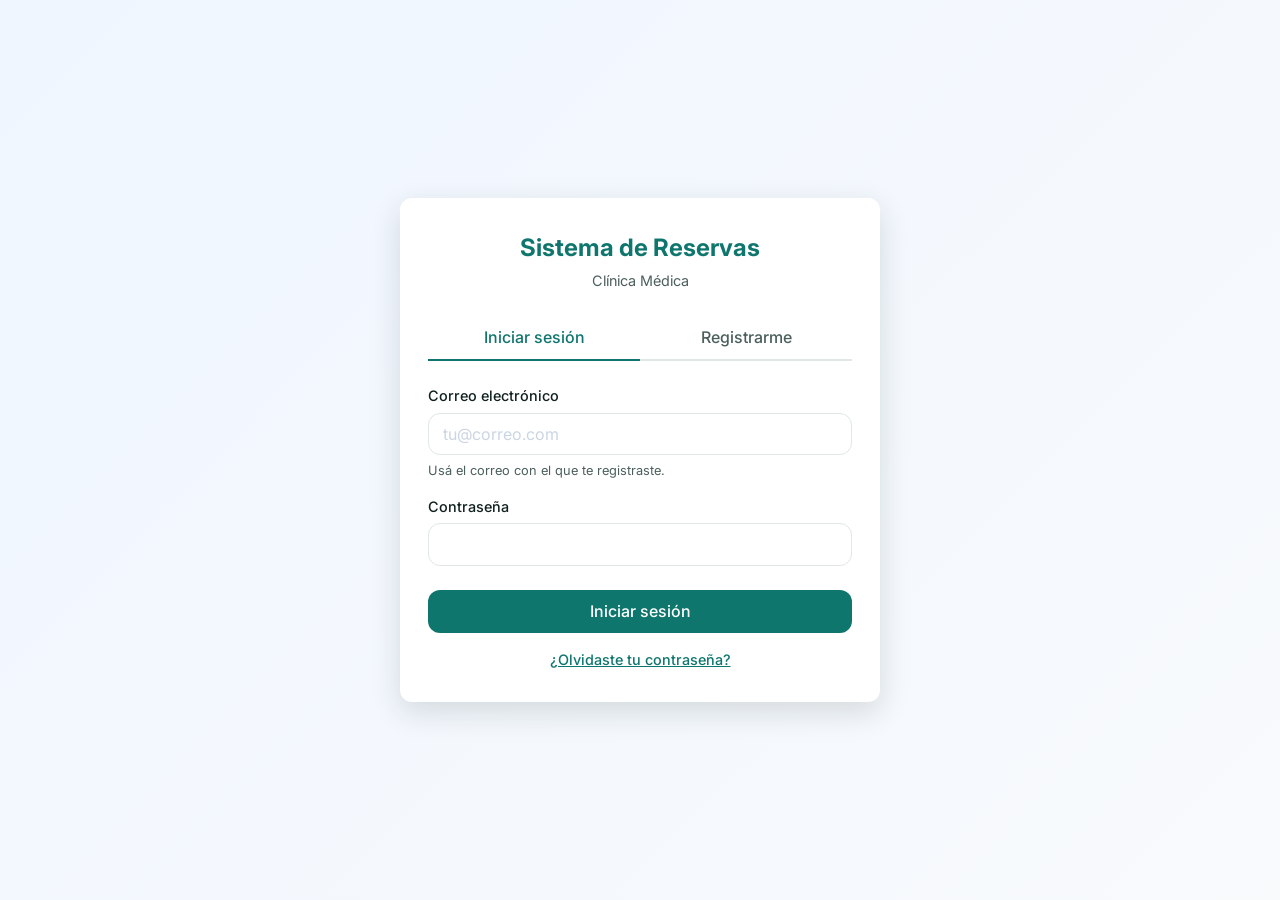
<file: frontend/index.html>
<!DOCTYPE html>
<html lang="es">
<head>
  <meta charset="UTF-8">
  <meta name="viewport" content="width=device-width, initial-scale=1.0">
  <title>Iniciar sesión - Clínica</title>
  <link rel="stylesheet" href="estilos.css?v=6">
  <link rel="preconnect" href="https://fonts.googleapis.com">
  <link rel="preconnect" href="https://fonts.gstatic.com" crossorigin>
  <link href="https://fonts.googleapis.com/css2?family=Inter:wght@400;500;600;700&display=swap" rel="stylesheet">
</head>
<body class="pagina-login">

  <main class="login-container">
    <header class="login-header">
      <h1>Sistema de Reservas</h1>
      <p class="login-subtitle">Clínica Médica</p>
    </header>

    <!-- Pestañas para elegir entre iniciar sesión y registrarse -->
    <nav class="tabs" role="tablist">
      <button class="tab tab-activa" id="tab-login" role="tab" aria-selected="true" aria-controls="form-login">
        Iniciar sesión
      </button>
      <button class="tab" id="tab-register" role="tab" aria-selected="false" aria-controls="form-register">
        Registrarme
      </button>
    </nav>

    <!-- Formulario de login -->
    <section id="form-login" class="form-section" role="tabpanel" aria-labelledby="tab-login">
      <form id="login-form" novalidate>
        <div class="form-group">
          <label for="login-email">Correo electrónico</label>
          <input type="email" id="login-email" name="email" autocomplete="email" required placeholder="tu@correo.com">
          <p class="form-help">Usá el correo con el que te registraste.</p>
          <p class="form-error" id="login-email-error" hidden></p>
        </div>

        <div class="form-group">
          <label for="login-password">Contraseña</label>
          <input type="password" id="login-password" name="password" autocomplete="current-password" required>
          <p class="form-error" id="login-password-error" hidden></p>
        </div>

        <p class="form-error form-error-global" id="login-error" hidden></p>

        <button type="submit" class="btn btn-primary btn-block" id="login-submit">
          Iniciar sesión
        </button>
        <p class="login-link-secundario"><a href="reset-password.html">¿Olvidaste tu contraseña?</a></p>
      </form>
    </section>

    <!-- Formulario de registro (oculto por defecto) -->
    <section id="form-register" class="form-section" role="tabpanel" aria-labelledby="tab-register" hidden>
      <form id="register-form" novalidate>
        <div class="form-row">
          <div class="form-group">
            <label for="reg-first-name">Nombre</label>
            <input type="text" id="reg-first-name" name="first_name" required placeholder="Juan">
            <p class="form-error" id="reg-first-name-error" hidden></p>
          </div>
          <div class="form-group">
            <label for="reg-last-name">Apellido</label>
            <input type="text" id="reg-last-name" name="last_name" required placeholder="Pérez">
            <p class="form-error" id="reg-last-name-error" hidden></p>
          </div>
        </div>

        <div class="form-row">
          <div class="form-group">
            <label for="reg-dni">Cédula de identidad</label>
            <input type="text" id="reg-dni" name="dni" required placeholder="1.234.567-8" inputmode="numeric">
            <p class="form-error" id="reg-dni-error" hidden></p>
          </div>
          <div class="form-group">
            <label for="reg-birth-date">Fecha de nacimiento</label>
            <input type="date" id="reg-birth-date" name="birth_date" required max="2008-10-28" min="1906-10-28">
            <p class="form-error" id="reg-birth-date-error" hidden></p>
          </div>
        </div>

        <div class="form-row">
          <div class="form-group">
            <label for="reg-phone">Teléfono</label>
            <input type="tel" id="reg-phone" name="phone" required placeholder="099 123 456" inputmode="tel" maxlength="15">
            <p class="form-error" id="reg-phone-error" hidden></p>
          </div>
          <div class="form-group">
            <label for="reg-obra-social">Obra social <span class="form-optional">(opcional)</span></label>
            <input type="text" id="reg-obra-social" name="obra_social" placeholder="OSDE, Swiss Medical...">
          </div>
        </div>

        <div class="form-group">
          <label for="reg-email">Correo electrónico</label>
          <input type="email" id="reg-email" name="email" autocomplete="email" required placeholder="tu@correo.com">
          <p class="form-help">Lo vas a usar para iniciar sesión.</p>
          <p class="form-error" id="reg-email-error" hidden></p>
        </div>

        <div class="form-group">
          <label for="reg-password">Contraseña</label>
          <div class="input-con-toggle">
            <input type="password" id="reg-password" name="password" autocomplete="new-password" required minlength="8">
            <button type="button" class="btn-toggle-password" id="reg-password-toggle" aria-label="Mostrar contraseña">👁</button>
          </div>
          <p class="form-help">Mínimo 8 caracteres.</p>
          <p class="form-error" id="reg-password-error" hidden></p>
        </div>

        <div class="form-group">
          <label for="reg-password-confirm">Confirmar contraseña</label>
          <input type="password" id="reg-password-confirm" name="password_confirm" autocomplete="new-password" required minlength="8">
          <p class="form-error" id="reg-password-confirm-error" hidden></p>
        </div>

        <p class="form-error form-error-global" id="register-error" hidden></p>

        <button type="submit" class="btn btn-primary btn-block" id="register-submit">
          Crear mi cuenta
        </button>
      </form>
    </section>
  </main>

  <!-- Cargar los scripts al final para que el HTML esté listo -->
  <script src="js/config.js?v=9"></script>
  <script src="js/auth.js?v=2"></script>
  <script src="js/app.js?v=8"></script>
</body>
</html>
</file>
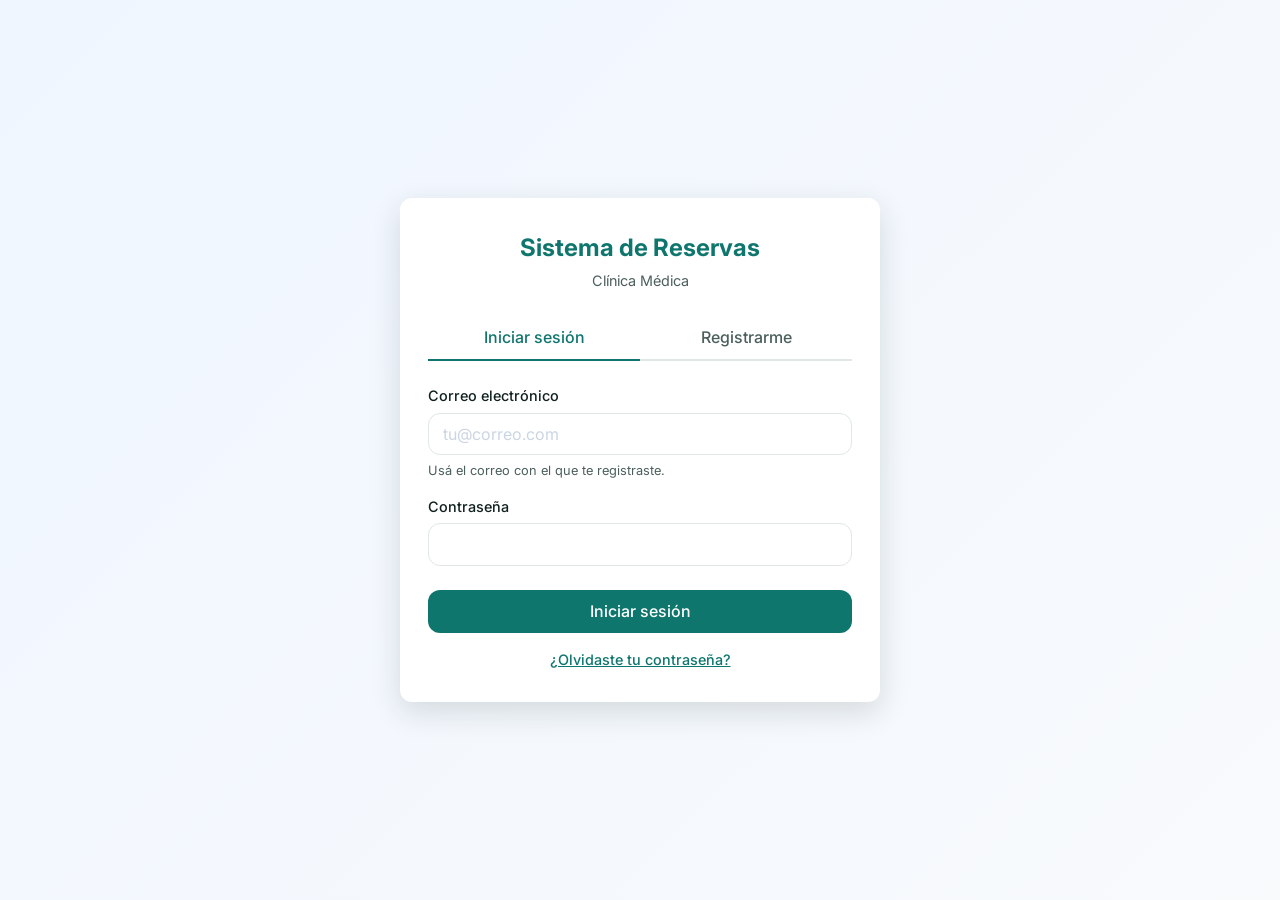
<file: frontend/admin.html>
<!DOCTYPE html>
<html lang="es">
<head>
  <meta charset="UTF-8">
  <meta name="viewport" content="width=device-width, initial-scale=1.0">
  <title>Panel de administración - Clínica</title>
  <link rel="stylesheet" href="estilos.css?v=6">
  <link rel="preconnect" href="https://fonts.googleapis.com">
  <link rel="preconnect" href="https://fonts.gstatic.com" crossorigin>
  <link href="https://fonts.googleapis.com/css2?family=Inter:wght@400;500;600;700&display=swap" rel="stylesheet">
</head>
<body>

  <header class="app-header">
    <div class="app-header-brand">
      <h1>Clínica Médica</h1>
    </div>
    <div class="app-header-user">
      <span id="user-display-name">Cargando...</span>
      <button type="button" class="btn btn-secondary btn-sm" id="logout-btn">
        Cerrar sesión
      </button>
    </div>
  </header>

  <div class="app-layout">
    <nav class="app-nav" role="tablist">
    <button class="nav-item nav-item-activa" id="nav-inicio" role="tab" aria-selected="true" aria-controls="section-inicio">
      Inicio
    </button>
    <button class="nav-item" id="nav-citas" role="tab" aria-selected="false" aria-controls="section-citas">
      Citas
    </button>
    <button class="nav-item" id="nav-agenda" role="tab" aria-selected="false" aria-controls="section-agenda" hidden>
      Agenda
    </button>
    <button class="nav-item" id="nav-ausencias" role="tab" aria-selected="false" aria-controls="section-ausencias" hidden>
      Ausencias
      <span class="nav-badge" id="nav-ausencias-badge" hidden>0</span>
    </button>
    <button class="nav-item" id="nav-pacientes" role="tab" aria-selected="false" aria-controls="section-pacientes" hidden>
      Pacientes
    </button>
    <button class="nav-item" id="nav-medicos" role="tab" aria-selected="false" aria-controls="section-medicos" hidden>
      Médicos
    </button>
    <button class="nav-item" id="nav-especialidades" role="tab" aria-selected="false" aria-controls="section-especialidades" hidden>
      Especialidades
    </button>
    <button class="nav-item" id="nav-horarios" role="tab" aria-selected="false" aria-controls="section-horarios" hidden>
      Horarios
    </button>
    <button class="nav-item" id="nav-usuarios" role="tab" aria-selected="false" aria-controls="section-usuarios" hidden>
      Usuarios
    </button>
  </nav>

  <main class="app-main">

    <!-- ============ Sección: Inicio ============ -->
    <section id="section-inicio" class="app-section" role="tabpanel" aria-labelledby="nav-inicio">
      <div class="section-header">
        <h2>Buenos días</h2>
        <p class="section-subtitle" id="inicio-fecha-hoy"></p>
      </div>

      <!-- Tarjetas de resumen -->
      <div class="inicio-tarjetas">
        <div class="inicio-tarjeta">
          <span class="inicio-tarjeta-label">Citas de hoy</span>
          <span class="inicio-tarjeta-numero" id="inicio-total-citas">—</span>
          <span class="inicio-tarjeta-detalle" id="inicio-detalle-citas"></span>
        </div>
        <div class="inicio-tarjeta">
          <span class="inicio-tarjeta-label">Ausencias por resolver</span>
          <span class="inicio-tarjeta-numero" id="inicio-total-ausencias">—</span>
          <span class="inicio-tarjeta-detalle">Requieren tu atención</span>
        </div>
        <div class="inicio-tarjeta">
          <span class="inicio-tarjeta-label">Médicos activos</span>
          <span class="inicio-tarjeta-numero" id="inicio-total-medicos">—</span>
          <span class="inicio-tarjeta-detalle">Activos en el sistema</span>
        </div>
      </div>

      <!-- Agenda del día -->
      <div class="inicio-card">
        <div class="inicio-card-header">
          <h3>Agenda de hoy</h3>
        </div>
        <div id="inicio-agenda-loading" class="loading-box">
          <p>Cargando agenda...</p>
        </div>
        <div id="inicio-agenda-empty" class="empty-box" hidden>
          <h4>No hay citas para hoy</h4>
          <p>Cuando se agenden citas, van a aparecer acá.</p>
        </div>
        <div id="inicio-agenda-list" class="inicio-agenda-list" hidden></div>
      </div>
    </section>

    <!-- ============ Sección: Agenda Semanal ============ -->
    <section id="section-agenda" class="app-section" role="tabpanel" aria-labelledby="nav-agenda" hidden>
      <div class="agenda-header">
        <div class="agenda-titulo">
          <h2 style="margin: 0;">Agenda semanal</h2>
          <p class="section-subtitle" id="agenda-rango-semana">—</p>
        </div>
        <div class="agenda-controles">
          <button type="button" class="btn btn-secondary btn-sm" id="agenda-semana-anterior">←</button>
          <button type="button" class="btn btn-secondary btn-sm" id="agenda-semana-siguiente">→</button>
          <button type="button" class="btn btn-primary btn-sm" id="agenda-nueva-cita">Nueva cita</button>
        </div>
      </div>

      <div class="filtros-box">
        <div class="form-row">
          <div class="form-group">
            <label for="agenda-filtro-medico">Médico</label>
            <div class="searchable-select" id="agenda-filtro-medico-container">
              <input type="text" id="agenda-filtro-medico" placeholder="Todos los médicos" autocomplete="off">
              <input type="hidden" id="agenda-filtro-medico-id" value="">
              <div class="searchable-dropdown" id="agenda-filtro-medico-dropdown" hidden></div>
            </div>
          </div>
          <div class="form-group">
            <label for="agenda-filtro-especialidad">Especialidad</label>
            <select id="agenda-filtro-especialidad">
              <option value="">Todas las especialidades</option>
            </select>
          </div>
        </div>
        <div class="filtros-acciones">
          <button type="button" class="btn btn-secondary btn-sm" id="agenda-filtros-limpiar">
            Limpiar filtros
          </button>
        </div>
      </div>

      <div class="agenda-leyenda">
        <span class="agenda-leyenda-item"><span class="agenda-leyenda-color estado-confirmed"></span> Confirmada</span>
        <span class="agenda-leyenda-item"><span class="agenda-leyenda-color estado-attended"></span> Atendida</span>
        <span class="agenda-leyenda-item"><span class="agenda-leyenda-color estado-no_show"></span> No asistió</span>
        <span class="agenda-leyenda-item"><span class="agenda-leyenda-color estado-cancelled"></span> Cancelada</span>
      </div>

      <div id="agenda-loading" class="loading-box">
        <p>Cargando agenda...</p>
      </div>

      <div id="agenda-empty" class="empty-box" hidden>
        <h3>No hay citas esta semana</h3>
        <p>Cuando se agenden citas, van a aparecer acá.</p>
      </div>

      <div id="agenda-grilla-container" class="agenda-grilla-container" hidden>
        <div id="agenda-grilla" class="agenda-grilla" hidden></div>
        <div id="agenda-lista" class="agenda-lista">
          <table class="horarios-tabla" style="width: 100%;">
            <thead>
              <tr>
                <th>Fecha</th>
                <th>Hora</th>
                <th>Paciente</th>
                <th>Médico</th>
                <th>Especialidad</th>
                <th>Estado</th>
              </tr>
            </thead>
            <tbody id="agenda-lista-body"></tbody>
          </table>
        </div>
      </div>
    </section>

    <!-- ============ Sección: Citas ============ -->
    <section id="section-citas" class="app-section" role="tabpanel" aria-labelledby="nav-citas" hidden>
      <div class="section-header">
        <h2>Citas</h2>
        <p class="section-subtitle">Filtrá por fecha, médico, paciente o estado. Podés marcar asistencia y crear citas nuevas.</p>
      </div>

      <!-- Filtros -->
      <div class="filtros-box">
        <div class="form-group">
          <label for="filtro-fecha">Fecha</label>
          <input type="date" id="filtro-fecha">
        </div>
        <div class="form-group">
          <label for="filtro-medico">Médico</label>
          <div class="searchable-select" id="filtro-medico-container">
            <input type="text" id="filtro-medico" placeholder="Todos los médicos" autocomplete="off">
            <input type="hidden" id="filtro-medico-id" value="">
            <div class="searchable-dropdown" id="filtro-medico-dropdown" hidden></div>
          </div>
        </div>
        <div class="form-group">
          <label for="filtro-paciente">Paciente</label>
          <div class="searchable-select" id="filtro-paciente-container">
            <input type="text" id="filtro-paciente" placeholder="Todos los pacientes" autocomplete="off">
            <input type="hidden" id="filtro-paciente-id" value="">
            <div class="searchable-dropdown" id="filtro-paciente-dropdown" hidden></div>
          </div>
        </div>
        <div class="form-group">
          <label for="filtro-estado">Estado</label>
          <select id="filtro-estado">
            <option value="">Todos los estados</option>
            <option value="confirmed">Confirmadas</option>
            <option value="attended">Atendidas</option>
            <option value="no_show">No asistió</option>
            <option value="cancelled">Canceladas</option>
          </select>
        </div>
        <div class="filtros-acciones">
          <button type="button" class="btn btn-secondary btn-sm" id="filtros-limpiar">
            Limpiar filtros
          </button>
          <button type="button" class="btn btn-primary btn-sm" id="btn-nueva-cita">
            + Nueva cita
          </button>
        </div>
      </div>

      <div id="citas-admin-loading" class="loading-box">
        <p>Cargando citas...</p>
      </div>

      <div id="citas-admin-empty" class="empty-box" hidden>
        <h3>No hay citas con esos filtros</h3>
        <p>Probá cambiando la fecha o quitando algún filtro.</p>
      </div>

      <div id="citas-admin-list" class="citas-admin-list" hidden></div>
    </section>

    <!-- ============ Secciones futuras (ocultas por ahora) ============ -->
    <section id="section-ausencias" class="app-section" role="tabpanel" aria-labelledby="nav-ausencias" hidden>
      <div class="section-header">
        <h2>Ausencias notificadas</h2>
        <p class="section-subtitle">Avisos de los médicos que no van a poder asistir. Recepción gestiona las citas afectadas manualmente.</p>
      </div>

      <div class="filtros-box">
        <div class="form-group">
          <label for="filtro-ausencia-estado">Estado</label>
          <select id="filtro-ausencia-estado">
            <option value="">Todas</option>
            <option value="pending" selected>Pendientes de gestión</option>
            <option value="seen">Vistas, sin resolver</option>
            <option value="resolved">Resueltas</option>
          </select>
        </div>
        <div class="filtros-acciones">
          <button type="button" class="btn btn-secondary btn-sm" id="ausencias-limpiar">
            Ver todas
          </button>
        </div>
      </div>

      <div id="ausencias-admin-loading" class="loading-box">
        <p>Cargando ausencias...</p>
      </div>

      <div id="ausencias-admin-empty" class="empty-box" hidden>
        <h3>No hay ausencias con ese filtro</h3>
        <p>Probá cambiando el estado.</p>
      </div>

      <div id="ausencias-admin-list" class="citas-admin-list" hidden></div>
    </section>

    <section id="section-pacientes" class="app-section" role="tabpanel" aria-labelledby="nav-pacientes" hidden>
      <div class="section-header">
        <h2>Pacientes</h2>
        <p class="section-subtitle">Buscá por nombre, apellido o DNI. Podés crear y editar pacientes.</p>
      </div>

      <div class="filtros-box">
        <div class="form-group">
          <label for="buscar-paciente">Buscar</label>
          <div class="buscador">
            <svg viewBox="0 0 24 24" aria-hidden="true"><circle cx="11" cy="11" r="7"/><path d="m21 21-4.3-4.3"/></svg>
            <input type="search" id="buscar-paciente" placeholder="Nombre, apellido o DNI...">
          </div>
        </div>
        <div class="filtros-acciones">
          <button type="button" class="btn btn-primary btn-sm" id="btn-nuevo-paciente">
            + Nuevo paciente
          </button>
        </div>
      </div>

      <div id="pacientes-loading" class="loading-box">
        <p>Cargando pacientes...</p>
      </div>

      <div id="pacientes-empty" class="empty-box" hidden>
        <h3>No hay pacientes</h3>
        <p>Probá cambiando la búsqueda o creá uno nuevo.</p>
      </div>

      <div id="pacientes-list" class="citas-admin-list" hidden></div>
    </section>

    <section id="section-medicos" class="app-section" role="tabpanel" aria-labelledby="nav-medicos" hidden>
      <div class="section-header">
        <h2>Médicos</h2>
        <p class="section-subtitle">Buscá por nombre, apellido o matrícula. Podés crear y editar médicos.</p>
      </div>

      <div class="filtros-box">
        <div class="form-group">
          <label for="buscar-medico">Buscar</label>
          <div class="buscador">
            <svg viewBox="0 0 24 24" aria-hidden="true"><circle cx="11" cy="11" r="7"/><path d="m21 21-4.3-4.3"/></svg>
            <input type="search" id="buscar-medico" placeholder="Nombre, apellido o matrícula...">
          </div>
        </div>
        <div class="filtros-acciones">
          <button type="button" class="btn btn-primary btn-sm" id="btn-nuevo-medico">
            + Nuevo médico
          </button>
        </div>
      </div>

      <div id="medicos-loading" class="loading-box">
        <p>Cargando médicos...</p>
      </div>

      <div id="medicos-empty" class="empty-box" hidden>
        <h3>No hay médicos</h3>
        <p>Probá cambiando la búsqueda o creá uno nuevo.</p>
      </div>

      <div id="medicos-list" class="citas-admin-list" hidden></div>
    </section>

    <section id="section-especialidades" class="app-section" role="tabpanel" aria-labelledby="nav-especialidades" hidden>
      <div class="section-header">
        <h2>Especialidades</h2>
        <p class="section-subtitle">Listado de especialidades médicas de la clínica. Podés crear, editar y desactivar.</p>
      </div>

      <div class="filtros-box">
        <div class="form-group">
          <label for="buscar-especialidad">Buscar</label>
          <div class="buscador">
            <svg viewBox="0 0 24 24" aria-hidden="true"><circle cx="11" cy="11" r="7"/><path d="m21 21-4.3-4.3"/></svg>
            <input type="search" id="buscar-especialidad" placeholder="Nombre de la especialidad...">
          </div>
        </div>
        <div class="filtros-acciones">
          <button type="button" class="btn btn-primary btn-sm" id="btn-nueva-especialidad">
            + Nueva especialidad
          </button>
        </div>
      </div>

      <div id="especialidades-loading" class="loading-box">
        <p>Cargando especialidades...</p>
      </div>

      <div id="especialidades-empty" class="empty-box" hidden>
        <h3>No hay especialidades</h3>
        <p>Probá cambiando la búsqueda o creá una nueva.</p>
      </div>

      <div id="especialidades-list" class="citas-admin-list" hidden></div>
    </section>

    <section id="section-horarios" class="app-section" role="tabpanel" aria-labelledby="nav-horarios" hidden>
      <div class="section-header">
        <h2>Horarios</h2>
        <p class="section-subtitle">Gestioná los horarios semanales y los bloqueos de cada médico.</p>
      </div>

      <div class="filtros-box">
        <div class="form-group">
          <label for="horarios-medico-select">Médico</label>
          <div class="searchable-select" id="horarios-medico-select-container">
            <input type="text" id="horarios-medico-select" placeholder="Elegí un médico" autocomplete="off">
            <input type="hidden" id="horarios-medico-select-id" value="">
            <div class="searchable-dropdown" id="horarios-medico-select-dropdown" hidden></div>
          </div>
        </div>
      </div>

      <div id="horarios-sin-medico" class="empty-box">
        <h3>Elegí un médico</h3>
        <p>Arriba seleccioná el médico cuyos horarios querés gestionar.</p>
      </div>

      <div id="horarios-contenido" hidden>
        <!-- Subseccion: horarios semanales -->
        <div class="subsection">
          <div class="subsection-header">
            <h3>Horarios semanales</h3>
            <button type="button" class="btn btn-primary btn-sm" id="btn-nuevo-horario">
              + Agregar horario
            </button>
          </div>
          <div id="schedules-loading" class="loading-box">
            <p>Cargando horarios...</p>
          </div>
          <div id="schedules-empty" class="empty-box" hidden>
            <p>Este médico todavía no tiene horarios cargados.</p>
          </div>
          <div id="schedules-list" class="horarios-tabla-container" hidden></div>
        </div>

        <!-- Subseccion: bloqueos -->
        <div class="subsection">
          <div class="subsection-header">
            <h3>Bloqueos (vacaciones, feriados, etc.)</h3>
            <button type="button" class="btn btn-primary btn-sm" id="btn-nuevo-bloqueo">
              + Agregar bloqueo
            </button>
          </div>
          <div id="blocks-loading" class="loading-box">
            <p>Cargando bloqueos...</p>
          </div>
          <div id="blocks-empty" class="empty-box" hidden>
            <p>Este médico no tiene bloqueos cargados.</p>
          </div>
          <div id="blocks-list" class="citas-admin-list" hidden></div>
        </div>
      </div>
    </section>

    <section id="section-usuarios" class="app-section" role="tabpanel" aria-labelledby="nav-usuarios" hidden>
      <div class="section-header">
        <h2>Usuarios</h2>
        <p class="section-subtitle">Cuentas de acceso al sistema. Solo visible para administradores.</p>
      </div>

      <div class="filtros-box">
        <div class="form-group">
          <label for="buscar-usuario">Buscar</label>
          <div class="buscador">
            <svg viewBox="0 0 24 24" aria-hidden="true"><circle cx="11" cy="11" r="7"/><path d="m21 21-4.3-4.3"/></svg>
            <input type="search" id="buscar-usuario" placeholder="Email del usuario...">
          </div>
        </div>
        <div class="filtros-acciones">
          <button type="button" class="btn btn-primary btn-sm" id="btn-nuevo-usuario">
            + Nuevo usuario
          </button>
        </div>
      </div>

      <div id="usuarios-loading" class="loading-box">
        <p>Cargando usuarios...</p>
      </div>

      <div id="usuarios-empty" class="empty-box" hidden>
        <h3>No hay usuarios</h3>
        <p>Probá cambiando la búsqueda o creá uno nuevo.</p>
      </div>

      <div id="usuarios-list" class="citas-admin-list" hidden></div>
    </section>

    </main>
  </div>

  <!-- Modal para crear nueva cita -->
  <dialog id="modal-nueva-cita" class="app-dialog">
    <header class="modal-header">
      <h3 id="modal-titulo">Nueva cita</h3>
      <button type="button" class="modal-close" id="modal-cerrar" aria-label="Cerrar">×</button>
    </header>

    <form id="form-nueva-cita" class="modal-body" novalidate>

        <div class="form-group">
          <label for="nc-paciente">1. Paciente</label>
          <div class="searchable-select" id="nc-paciente-container">
            <input type="text" id="nc-paciente" placeholder="Escribí el nombre o DNI..." autocomplete="off" required>
            <input type="hidden" id="nc-paciente-id" value="">
            <div class="searchable-dropdown" id="nc-paciente-dropdown" hidden></div>
          </div>
          <p class="form-error" id="nc-paciente-error" hidden></p>
        </div>

        <div class="form-group">
          <label for="nc-especialidad">2. Especialidad</label>
          <select id="nc-especialidad" required>
            <option value="">Cargando especialidades...</option>
          </select>
          <p class="form-error" id="nc-especialidad-error" hidden></p>
        </div>

        <div class="form-group">
          <label for="nc-medico">3. Médico</label>
          <div class="searchable-select" id="nc-medico-container">
            <input type="text" id="nc-medico" placeholder="Primero elegí una especialidad" autocomplete="off" required disabled>
            <input type="hidden" id="nc-medico-id" value="">
            <div class="searchable-dropdown" id="nc-medico-dropdown" hidden></div>
          </div>
          <p class="form-error" id="nc-medico-error" hidden></p>
        </div>

        <div class="form-group">
          <label for="nc-fecha">4. Fecha</label>
          <input type="date" id="nc-fecha" required disabled>
          <p class="form-error" id="nc-fecha-error" hidden></p>
        </div>

        <div class="form-group" id="nc-horarios-group" hidden>
          <label>5. Horario</label>
          <div id="nc-horarios-loading" class="loading-box">
            <p>Buscando horarios...</p>
          </div>
          <div id="nc-horarios-empty" class="empty-box" hidden>
            <p>No hay horarios disponibles para ese día.</p>
          </div>
          <div id="nc-horarios-grid" class="horarios-grid" hidden></div>
          <p class="form-error" id="nc-horario-error" hidden></p>
        </div>

        <p class="form-error form-error-global" id="nc-error" hidden></p>

      <div class="modal-acciones">
        <button type="button" class="btn btn-secondary" id="nc-cancelar">
          Cancelar
        </button>
        <button type="submit" class="btn btn-primary" id="nc-submit" disabled>
          Crear cita
        </button>
      </div>
    </form>
  </dialog>

  <!-- Modal para crear/editar usuario -->
  <dialog id="modal-usuario" class="app-dialog">
    <header class="modal-header">
      <h3 id="modal-usuario-titulo">Nuevo usuario</h3>
      <button type="button" class="modal-close" id="modal-usuario-cerrar" aria-label="Cerrar">×</button>
    </header>

    <form id="form-usuario" class="modal-body">
        <input type="hidden" id="usu-id" value="">

        <div class="form-group">
          <label for="usu-email">Email</label>
          <input type="email" id="usu-email" required placeholder="usuario@correo.com">
          <p class="form-error" id="usu-email-error" hidden></p>
        </div>

        <div class="form-group" id="usu-role-group">
          <label for="usu-role">Rol</label>
          <select id="usu-role" required>
            <option value="">Elegí un rol</option>
            <option value="admin">Administrador</option>
            <option value="reception">Recepción</option>
            <option value="doctor">Médico</option>
            <option value="patient">Paciente</option>
          </select>
          <p class="form-help">Definí qué tipo de acceso tiene esta cuenta.</p>
          <p class="form-error" id="usu-role-error" hidden></p>
        </div>

        <div class="form-row" id="usu-password-group" hidden>
          <div class="form-group" style="width: 100%;">
            <p class="form-help" style="color: var(--color-primario); font-weight: bold; margin-bottom: 0;">
              Al crear el usuario, el sistema generará una contraseña temporal. Se la deberás comunicar al empleado para que pueda ingresar.
            </p>
          </div>
        </div>
        <div class="form-row" id="usu-password-fields" hidden>
          <div class="form-group">
            <label for="usu-password">Contraseña</label>
            <input type="password" id="usu-password" placeholder="Mínimo 6 caracteres">
            <p class="form-error" id="usu-password-error" hidden></p>
          </div>
          <div class="form-group">
            <label for="usu-password-confirm">Confirmar contraseña</label>
            <input type="password" id="usu-password-confirm" placeholder="Repetí la contraseña">
            <p class="form-error" id="usu-password-confirm-error" hidden></p>
          </div>
        </div>

        <p class="form-help" id="usu-password-help">Mínimo 6 caracteres. El usuario la va a usar para entrar al sistema.</p>

        <p class="form-error form-error-global" id="usu-error" hidden></p>

      <div class="modal-acciones">
        <button type="button" class="btn btn-secondary" id="usu-cancelar">
          Cancelar
        </button>
        <button type="submit" class="btn btn-primary" id="usu-submit">
          Crear usuario
        </button>
      </div>
    </form>
  </dialog>

  <!-- Modal para agregar horario semanal -->
  <dialog id="modal-horario" class="app-dialog">
    <header class="modal-header">
      <h3 id="modal-horario-titulo">Agregar horario semanal</h3>
      <button type="button" class="modal-close" id="modal-horario-cerrar" aria-label="Cerrar">×</button>
    </header>

    <form id="form-horario" class="modal-body">
        <div class="form-group">
          <label for="hor-dia">Día de la semana</label>
          <select id="hor-dia" required>
            <option value="0">Lunes</option>
            <option value="1">Martes</option>
            <option value="2">Miércoles</option>
            <option value="3">Jueves</option>
            <option value="4">Viernes</option>
            <option value="5">Sábado</option>
            <option value="6">Domingo</option>
          </select>
        </div>

        <div class="form-row">
          <div class="form-group">
            <label for="hor-inicio">Hora de inicio</label>
            <input type="time" id="hor-inicio" required>
            <p class="form-error" id="hor-inicio-error" hidden></p>
          </div>
          <div class="form-group">
            <label for="hor-fin">Hora de fin</label>
            <input type="time" id="hor-fin" required>
            <p class="form-error" id="hor-fin-error" hidden></p>
          </div>
        </div>

        <div class="form-group">
          <label for="hor-duracion">Duración de cada turno</label>
          <select id="hor-duracion" required>
            <option value="15">15 minutos</option>
            <option value="30" selected>30 minutos</option>
            <option value="45">45 minutos</option>
            <option value="60">60 minutos</option>
          </select>
          <p class="form-help">Cuánto dura cada turno con este médico.</p>
        </div>

        <p class="form-error form-error-global" id="hor-error" hidden></p>

        <div class="modal-acciones">
          <button type="button" class="btn btn-secondary" id="hor-cancelar">
            Cancelar
          </button>
        <button type="submit" class="btn btn-primary" id="hor-submit">
          Agregar horario
        </button>
      </div>
    </form>
  </dialog>

  <!-- Modal para agregar bloqueo -->
  <dialog id="modal-bloqueo" class="app-dialog">
    <header class="modal-header">
      <h3 id="modal-bloqueo-titulo">Agregar bloqueo</h3>
      <button type="button" class="modal-close" id="modal-bloqueo-cerrar" aria-label="Cerrar">×</button>
    </header>

    <form id="form-bloqueo" class="modal-body">
        <div class="form-row">
          <div class="form-group">
            <label for="bloq-desde">Desde</label>
            <input type="date" id="bloq-desde" required>
            <p class="form-error" id="bloq-desde-error" hidden></p>
          </div>
          <div class="form-group">
            <label for="bloq-hasta">Hasta</label>
            <input type="date" id="bloq-hasta" required>
            <p class="form-error" id="bloq-hasta-error" hidden></p>
          </div>
        </div>

        <div class="form-group">
          <label for="bloq-motivo">Motivo <span class="form-optional">(opcional)</span></label>
          <input type="text" id="bloq-motivo" placeholder="Vacaciones, feriado, capacitación..." maxlength="255">
        </div>

        <p class="form-error form-error-global" id="bloq-error" hidden></p>

        <div class="modal-acciones">
          <button type="button" class="btn btn-secondary" id="bloq-cancelar">
            Cancelar
          </button>
        <button type="submit" class="btn btn-primary" id="bloq-submit">
          Agregar bloqueo
        </button>
      </div>
    </form>
  </dialog>

  <!-- Modal para crear/editar especialidad -->
  <dialog id="modal-especialidad" class="app-dialog">
    <header class="modal-header">
      <h3 id="modal-especialidad-titulo">Nueva especialidad</h3>
      <button type="button" class="modal-close" id="modal-especialidad-cerrar" aria-label="Cerrar">×</button>
    </header>

    <form id="form-especialidad" class="modal-body">
      <input type="hidden" id="esp-id" value="">

      <div class="form-group">
        <label for="esp-name">Nombre</label>
        <input type="text" id="esp-name" required placeholder="Cardiología" pattern="[A-Za-zÁÉÍÓÚáéíóúÑñ\s]{2,100}" title="Solo letras y espacios" minlength="2" maxlength="100">
        <p class="form-error" id="esp-name-error" hidden></p>
      </div>

      <div class="form-group">
        <label for="esp-description">Descripción <span class="form-optional">(opcional)</span></label>
        <textarea id="esp-description" rows="3" placeholder="Breve descripción de la especialidad" maxlength="255"></textarea>
      </div>

      <p class="form-error form-error-global" id="esp-error" hidden></p>

      <div class="modal-acciones">
        <button type="button" class="btn btn-secondary" id="esp-cancelar">
          Cancelar
        </button>
        <button type="submit" class="btn btn-primary" id="esp-submit">
          Crear especialidad
        </button>
      </div>
    </form>
  </dialog>

  <!-- Modal para crear/editar medico -->
  <dialog id="modal-medico" class="app-dialog">
    <header class="modal-header">
      <h3 id="modal-medico-titulo">Nuevo médico</h3>
      <button type="button" class="modal-close" id="modal-medico-cerrar" aria-label="Cerrar">×</button>
    </header>

    <form id="form-medico" class="modal-body">
        <input type="hidden" id="med-id" value="">

        <div class="form-row">
          <div class="form-group">
            <label for="med-first-name">Nombre</label>
            <input type="text" id="med-first-name" required placeholder="Carlos" pattern="[A-Za-zÁÉÍÓÚáéíóúÑñ\s]{2,100}" title="Solo letras y espacios" minlength="2" maxlength="100">
            <p class="form-error" id="med-first-name-error" hidden></p>
          </div>
          <div class="form-group">
            <label for="med-last-name">Apellido</label>
            <input type="text" id="med-last-name" required placeholder="García" pattern="[A-Za-zÁÉÍÓÚáéíóúÑñ\s]{2,100}" title="Solo letras y espacios" minlength="2" maxlength="100">
            <p class="form-error" id="med-last-name-error" hidden></p>
          </div>
        </div>

        <div class="form-group">
          <label for="med-license">Matrícula</label>
          <input type="text" id="med-license" required placeholder="MP-12345" pattern="[A-Za-z0-9\-]{3,20}" title="Letras, números y guiones (3-20 caracteres)" minlength="3" maxlength="20">
          <p class="form-hint" id="med-license-hint"></p>
          <p class="form-error" id="med-license-error" hidden></p>
        </div>

        <div class="form-row">
          <div class="form-group">
            <label for="med-phone">Teléfono <span class="form-optional">(opcional)</span></label>
            <input type="tel" id="med-phone" placeholder="1145678901" pattern="[0-9+\s\-]{7,20}" title="Solo números, espacios, guiones o +" minlength="7" maxlength="20" inputmode="tel">
          </div>
          <div class="form-group">
            <label for="med-email">Email <span class="form-optional">(para iniciar sesión)</span></label>
            <input type="email" id="med-email" placeholder="carlos@clinica.com">
            <p class="form-error" id="med-email-error" hidden></p>
          </div>
        </div>

        <div class="form-group" id="med-email-confirm-group">
          <label for="med-email-confirm">Confirmar correo electrónico</label>
          <input type="email" id="med-email-confirm" placeholder="Repetí el correo">
          <p class="form-error" id="med-email-confirm-error" hidden></p>
        </div>

        <div class="form-row" id="med-password-group">
          <div class="form-group">
            <label for="med-password">Contraseña inicial</label>
            <input type="password" id="med-password" placeholder="Mínimo 6 caracteres">
            <p class="form-error" id="med-password-error" hidden></p>
          </div>
          <div class="form-group">
            <label for="med-password-confirm">Confirmar contraseña</label>
            <input type="password" id="med-password-confirm" placeholder="Repetí la contraseña">
            <p class="form-error" id="med-password-confirm-error" hidden></p>
          </div>
        </div>

        <div class="form-group">
          <label>Especialidades</label>
          <p class="form-help">Marcá todas las especialidades del médico.</p>
          <div id="med-especialidades-list" class="checkbox-list">
            <p class="form-help">Cargando especialidades...</p>
          </div>
          <p class="form-error" id="med-especialidades-error" hidden></p>
        </div>

        <p class="form-error form-error-global" id="med-error" hidden></p>

      <div class="modal-acciones">
        <button type="button" class="btn btn-secondary" id="med-cancelar">
          Cancelar
        </button>
        <button type="submit" class="btn btn-primary" id="med-submit">
          Crear médico
        </button>
      </div>
    </form>
  </dialog>

  <!-- Modal para crear/editar paciente -->
  <dialog id="modal-paciente" class="app-dialog">
    <header class="modal-header">
      <h3 id="modal-paciente-titulo">Nuevo paciente</h3>
      <button type="button" class="modal-close" id="modal-paciente-cerrar" aria-label="Cerrar">×</button>
    </header>

    <form id="form-paciente" class="modal-body">
        <input type="hidden" id="pac-id" value="">

        <div class="form-row">
          <div class="form-group">
            <label for="pac-first-name">Nombre</label>
            <input type="text" id="pac-first-name" required placeholder="Juan" pattern="[A-Za-zÁÉÍÓÚáéíóúÑñ\s]{2,100}" title="Solo letras y espacios" minlength="2" maxlength="100">
            <p class="form-error" id="pac-first-name-error" hidden></p>
          </div>
          <div class="form-group">
            <label for="pac-last-name">Apellido</label>
            <input type="text" id="pac-last-name" required placeholder="Pérez" pattern="[A-Za-zÁÉÍÓÚáéíóúÑñ\s]{2,100}" title="Solo letras y espacios" minlength="2" maxlength="100">
            <p class="form-error" id="pac-last-name-error" hidden></p>
          </div>
        </div>

        <div class="form-row">
          <div class="form-group">
            <label for="pac-dni">DNI</label>
            <input type="text" id="pac-dni" required placeholder="30123456" pattern="[0-9]{7,8}" title="7 u 8 dígitos numéricos" maxlength="8" inputmode="numeric">
            <p class="form-hint" id="pac-dni-hint"></p>
            <p class="form-error" id="pac-dni-error" hidden></p>
          </div>
          <div class="form-group">
            <label for="pac-birth-date">Fecha de nacimiento</label>
            <input type="date" id="pac-birth-date" required title="No puede ser una fecha futura">
            <p class="form-error" id="pac-birth-date-error" hidden></p>
          </div>
        </div>

        <div class="form-row">
          <div class="form-group">
            <label for="pac-phone">Teléfono</label>
            <input type="tel" id="pac-phone" required placeholder="099 123 456" pattern="[0-9+\s\-]{7,9}" title="Entre 7 y 9 caracteres (formato Uruguay: 099 123 456)" minlength="7" maxlength="9" inputmode="tel">
            <p class="form-error" id="pac-phone-error" hidden></p>
          </div>
          <div class="form-group">
            <label for="pac-obra-social">Obra social <span class="form-optional">(opcional)</span></label>
            <input type="text" id="pac-obra-social" placeholder="OSDE, Swiss Medical...">
          </div>
        </div>

        <div class="form-group">
          <label for="pac-email">Correo electrónico</label>
          <input type="email" id="pac-email" required placeholder="juan@correo.com">
          <p class="form-help">Lo va a usar el paciente para iniciar sesión.</p>
          <p class="form-error" id="pac-email-error" hidden></p>
        </div>

        <div class="form-row" id="pac-password-group">
          <div class="form-group">
            <label for="pac-password">Contraseña inicial</label>
            <input type="password" id="pac-password" placeholder="Mínimo 6 caracteres">
            <p class="form-error" id="pac-password-error" hidden></p>
          </div>
          <div class="form-group">
            <label for="pac-password-confirm">Confirmar contraseña</label>
            <input type="password" id="pac-password-confirm" placeholder="Repetí la contraseña">
            <p class="form-error" id="pac-password-confirm-error" hidden></p>
          </div>
        </div>

        <p class="form-error form-error-global" id="pac-error" hidden></p>

      <div class="modal-acciones">
        <button type="button" class="btn btn-secondary" id="pac-cancelar">
          Cancelar
        </button>
        <button type="submit" class="btn btn-primary" id="pac-submit">
          Crear paciente
        </button>
      </div>
    </form>
  </dialog>

  <!-- Modal para cerrar horario con fecha de corte -->
  <dialog id="modal-cerrar-horario" class="app-dialog">
    <header class="modal-header">
      <h3 id="modal-cerrar-horario-titulo">Cerrar horario</h3>
      <button type="button" class="modal-close" id="modal-cerrar-horario-cerrar" aria-label="Cerrar">×</button>
    </header>

    <form id="form-cerrar-horario" class="modal-body">
        <p class="form-help">
          Al cerrar el horario, no se van a generar nuevos turnos a partir de la fecha elegida.
          Las citas ya reservadas antes de esa fecha se mantienen.
        </p>

        <div class="form-group">
          <label for="cerrar-valid-until">Cerrar a partir del</label>
          <input type="date" id="cerrar-valid-until" required>
          <p class="form-error" id="cerrar-valid-until-error" hidden></p>
        </div>

        <div id="cerrar-afectadas" class="empty-box" hidden>
          <h4>Citas despues de esa fecha</h4>
          <p>Estas son las citas que van a quedar sin horario. Recepcion tiene que gestionarlas (reprogramarlas o cancelarlas).</p>
          <div id="cerrar-afectadas-list"></div>
        </div>

        <p class="form-error form-error-global" id="cerrar-error" hidden></p>

        <div class="modal-acciones">
          <button type="button" class="btn btn-secondary" id="cerrar-cancelar">
            Cancelar
          </button>
        <button type="submit" class="btn btn-primary" id="cerrar-submit">
          Cerrar horario
        </button>
      </div>
    </form>
  </dialog>

  <script src="js/config.js?v=9"></script>
  <script src="js/inicio-admin.js"></script>
  <script src="js/agenda-admin.js?v=5"></script>
  <script src="js/auth.js"></script>
  <script src="js/appointments.js"></script>
  <script src="js/calendario.js?v=1"></script>
  <script src="js/citas-admin.js?v=3"></script>
  <script src="js/pacientes-admin.js?v=2"></script>
  <script src="js/medicos-admin.js?v=4"></script>
  <script src="js/especialidades-admin.js"></script>
  <script src="js/horarios-admin.js?v=1"></script>
  <script src="js/usuarios-admin.js"></script>
</body>
</html>
</file>
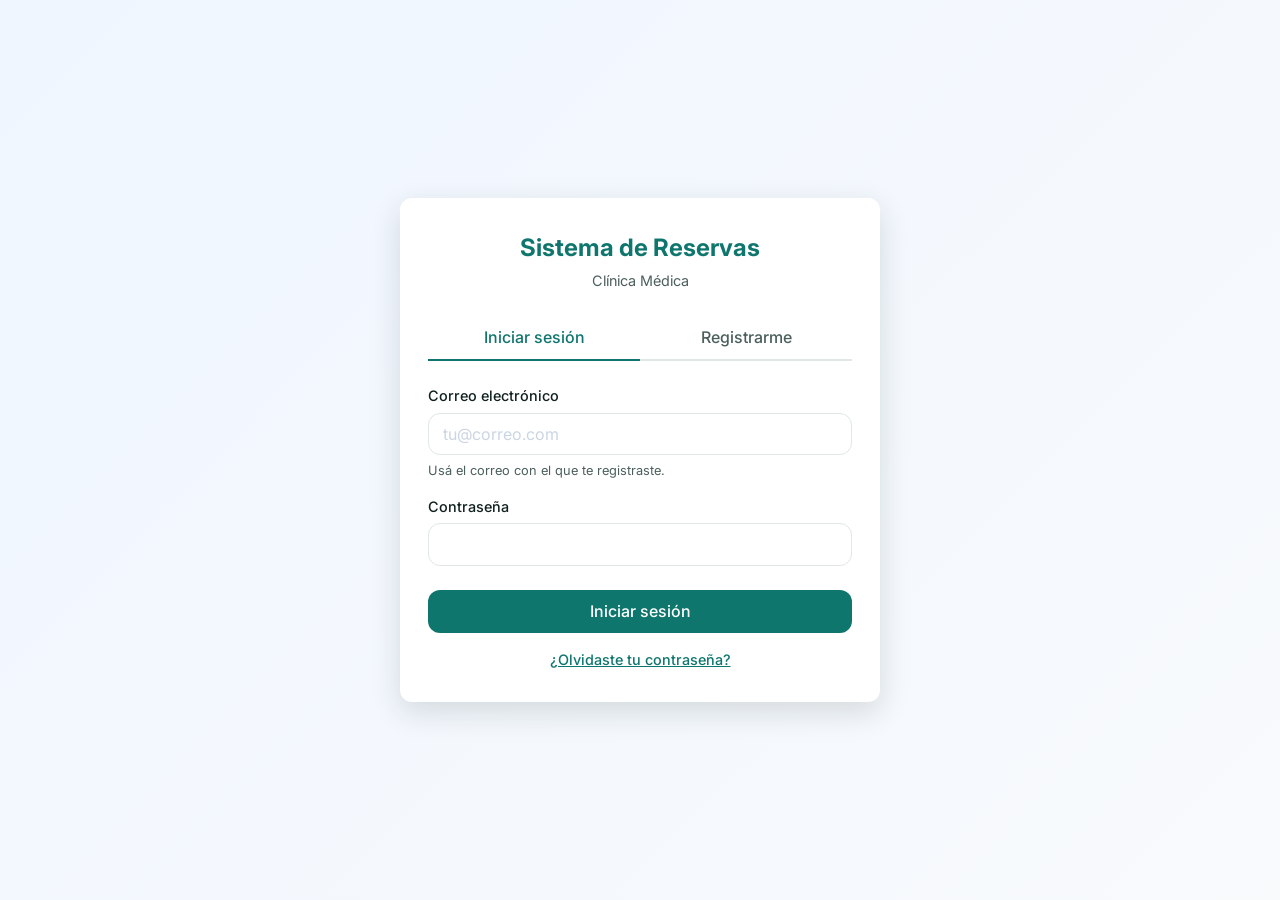
<file: frontend/doctor.html>
<!DOCTYPE html>
<html lang="es">
<head>
  <meta charset="UTF-8">
  <meta name="viewport" content="width=device-width, initial-scale=1.0">
  <title>Mis citas - Clínica</title>
  <link rel="stylesheet" href="estilos.css?v=6">
  <link rel="preconnect" href="https://fonts.googleapis.com">
  <link rel="preconnect" href="https://fonts.gstatic.com" crossorigin>
  <link href="https://fonts.googleapis.com/css2?family=Inter:wght@400;500;600;700&display=swap" rel="stylesheet">
</head>
<body>

  <header class="app-header">
    <div class="app-header-brand">
      <h1>Clínica Médica</h1>
    </div>
    <div class="app-header-user">
      <span id="user-display-name">Cargando...</span>
      <button type="button" class="btn btn-secondary btn-sm" id="logout-btn">
        Cerrar sesión
      </button>
    </div>
  </header>

  <div class="app-layout">
    <nav class="app-nav" role="tablist">
      <button class="nav-item nav-item-activa" id="nav-mis-citas" role="tab" aria-selected="true">
        Mis citas
      </button>
      <button class="nav-item" id="nav-notificar-ausencia" role="tab" aria-selected="false">
        Notificar ausencia
      </button>
    </nav>

    <main class="app-main">
      <div class="section-header">
        <h2>Mis citas</h2>
        <p class="section-subtitle">Acá ves tus citas agrupadas por día. Podés marcar si el paciente asistió o no.</p>
      </div>

    <!-- Filtros -->
    <div class="filtros-box">
      <div class="form-row">
        <div class="form-group">
          <label for="filtro-fecha-desde">Desde</label>
          <input type="date" id="filtro-fecha-desde">
        </div>
        <div class="form-group">
          <label for="filtro-fecha-hasta">Hasta</label>
          <input type="date" id="filtro-fecha-hasta">
        </div>
      </div>
      <div class="form-group">
        <label for="filtro-estado">Estado</label>
        <select id="filtro-estado">
          <option value="">Todos</option>
          <option value="confirmed" selected>Confirmadas</option>
          <option value="attended">Atendidas</option>
          <option value="no_show">No asistió</option>
        </select>
      </div>
      <div class="filtros-acciones">
        <button type="button" class="btn btn-secondary btn-sm" id="filtro-hoy">Hoy</button>
        <button type="button" class="btn btn-secondary btn-sm" id="filtro-semana">Esta semana</button>
        <button type="button" class="btn btn-secondary btn-sm" id="filtro-mes">Este mes</button>
        <button type="button" class="btn btn-secondary btn-sm" id="filtros-limpiar">Limpiar filtros</button>
      </div>
    </div>

    <div id="citas-loading" class="loading-box">
      <p>Cargando citas...</p>
    </div>

    <div id="citas-empty" class="empty-box" hidden>
      <h3>No tenés citas con esos filtros</h3>
      <p>Probá cambiando la fecha o el estado.</p>
    </div>

    <div id="citas-list" class="citas-agrupadas" hidden></div>

    <!-- Sección: Mis ausencias notificadas -->
    <div class="section-header" style="margin-top: 2rem;">
      <h2>Mis ausencias notificadas</h2>
      <p class="section-subtitle">Acá ves las ausencias que avisaste. Recepción va a gestionar las citas afectadas.</p>
    </div>

    <div id="ausencias-loading" class="loading-box">
      <p>Cargando ausencias...</p>
    </div>

    <div id="ausencias-empty" class="empty-box" hidden>
      <p>Todavía no notificaste ninguna ausencia.</p>
    </div>

    <div id="ausencias-list" class="citas-admin-list" hidden></div>
    </main>
  </div>

  <!-- Modal para notificar ausencia -->
  <dialog id="modal-ausencia" class="app-dialog">
    <header class="modal-header">
      <h3 id="modal-ausencia-titulo">No puedo asistir</h3>
      <button type="button" class="modal-close" id="modal-ausencia-cerrar" aria-label="Cerrar">×</button>
    </header>

    <form id="form-ausencia" class="modal-body" novalidate>
        <p class="form-help">
          Al notificar una ausencia, se avisa a recepción para que gestione las citas afectadas.
          Las citas NO se cancelan automáticamente.
        </p>

        <div class="form-group">
          <label for="aus-fecha">¿Qué día no vas a poder asistir?</label>
          <input type="date" id="aus-fecha" required>
          <p class="form-error" id="aus-fecha-error" hidden></p>
        </div>

        <div class="form-group">
          <label for="aus-motivo">Motivo <span class="form-optional">(opcional)</span></label>
          <input type="text" id="aus-motivo" maxlength="255" placeholder="Ej: turno médico, licencia, etc.">
        </div>

        <p class="form-error form-error-global" id="aus-error" hidden></p>

        <div class="modal-acciones">
          <button type="button" class="btn btn-secondary" id="aus-cancelar">
            Cancelar
          </button>
        <button type="submit" class="btn btn-peligro" id="aus-submit">
          Notificar ausencia
        </button>
      </div>
    </form>
  </dialog>

  <script src="js/config.js?v=9"></script>
  <script src="js/auth.js"></script>
  <script src="js/appointments.js"></script>
  <script src="js/doctor.js?v=2"></script>
</body>
</html>
</file>
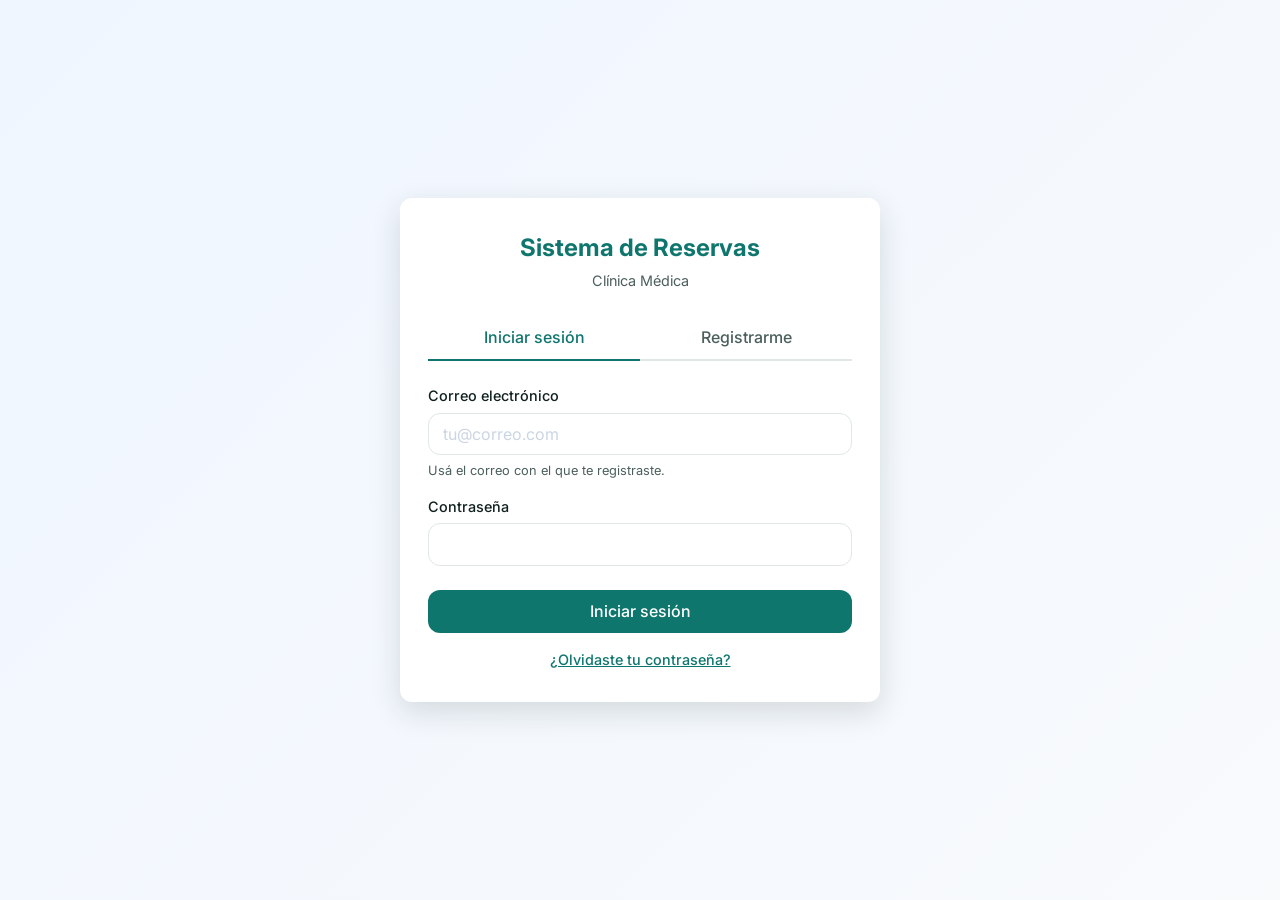
<file: frontend/patient.html>
<!DOCTYPE html>
<html lang="es">
<head>
  <meta charset="UTF-8">
  <meta name="viewport" content="width=device-width, initial-scale=1.0">
  <title>Mis citas - Clínica</title>
  <link rel="stylesheet" href="estilos.css?v=6">
  <link rel="preconnect" href="https://fonts.googleapis.com">
  <link rel="preconnect" href="https://fonts.gstatic.com" crossorigin>
  <link href="https://fonts.googleapis.com/css2?family=Inter:wght@400;500;600;700&display=swap" rel="stylesheet">
</head>
<body>

  <!-- Header con el nombre del usuario y botón de logout -->
  <header class="app-header">
    <div class="app-header-brand">
      <h1>Clínica Médica</h1>
    </div>
    <div class="app-header-user">
      <span id="user-display-name">Cargando...</span>
      <button type="button" class="btn btn-secondary btn-sm" id="logout-btn">
        Cerrar sesión
      </button>
    </div>
  </header>

  <div class="app-layout">
  <!-- Navegación entre secciones -->
  <nav class="app-nav" role="tablist">
    <button class="nav-item nav-item-activa" id="nav-mis-citas" role="tab" aria-selected="true" aria-controls="section-mis-citas">
      Mis citas
    </button>
    <button class="nav-item" id="nav-reservar" role="tab" aria-selected="false" aria-controls="section-reservar">
      Reservar nueva cita
    </button>
  </nav>

  <main class="app-main">

    <!-- ============ Sección: Mis citas ============ -->
    <section id="section-mis-citas" class="app-section" role="tabpanel" aria-labelledby="nav-mis-citas">
      <div class="section-header">
        <h2>Mis citas</h2>
        <p class="section-subtitle">Acá ves todas tus citas. Podés cancelar las que estén confirmadas y sean futuras.</p>
      </div>

      <!-- Estado de carga -->
      <div id="citas-loading" class="loading-box">
        <p>Cargando tus citas...</p>
      </div>

      <!-- Estado vacío -->
      <div id="citas-empty" class="empty-box" hidden>
        <h3>Todavía no tenés citas</h3>
        <p>Cuando reserves una cita, va a aparecer acá.</p>
        <button type="button" class="btn btn-primary" id="ir-a-reservar">
          Reservar mi primera cita
        </button>
      </div>

      <!-- Lista de citas -->
      <div id="citas-list" class="citas-list" hidden></div>
    </section>

    <!-- ============ Sección: Reservar nueva cita ============ -->
    <section id="section-reservar" class="app-section" role="tabpanel" aria-labelledby="nav-reservar" hidden>
      <div class="section-header">
        <h2>Reservar nueva cita</h2>
        <p class="section-subtitle">Elegí especialidad, médico, fecha y horario. Después confirmá.</p>
      </div>

      <form id="reservar-form" class="reservar-form" novalidate>

        <!-- Paso 1: Especialidad -->
        <div class="form-group">
          <label for="reserva-especialidad">1. Especialidad</label>
          <select id="reserva-especialidad" required>
            <option value="">Cargando especialidades...</option>
          </select>
          <p class="form-help">Elegí qué tipo de médico necesitás.</p>
          <p class="form-error" id="reserva-especialidad-error" hidden></p>
        </div>

        <!-- Paso 2: Médico -->
        <div class="form-group">
          <label for="reserva-medico">2. Médico</label>
          <select id="reserva-medico" required disabled>
            <option value="">Primero elegí una especialidad</option>
          </select>
          <p class="form-help">Se muestran los médicos disponibles para esa especialidad.</p>
          <p class="form-error" id="reserva-medico-error" hidden></p>
        </div>

        <!-- Paso 3: Fecha -->
        <div class="form-group">
          <label for="reserva-fecha">3. Fecha</label>
          <input type="date" id="reserva-fecha" required disabled>
          <p class="form-help">Elegí el día que querés el turno.</p>
          <p id="reserva-dias-info" class="form-help" style="display: none; font-weight: bold;"></p>
          <p class="form-error" id="reserva-fecha-error" hidden></p>
        </div>

        <!-- Paso 4: Horarios -->
        <div class="form-group" id="horarios-group" hidden>
          <label>4. Horario</label>
          <p class="form-help">Tocá un horario verde para seleccionarlo.</p>
          <div id="horarios-loading" class="loading-box">
            <p>Buscando horarios disponibles...</p>
          </div>
          <div id="horarios-empty" class="empty-box" hidden>
            <p>No hay horarios disponibles para ese día.</p>
            <p class="form-help">Probá con otra fecha.</p>
          </div>
          <div id="horarios-grid" class="horarios-grid" hidden></div>
          <p class="form-error" id="reserva-horario-error" hidden></p>
        </div>

        <p class="form-error form-error-global" id="reserva-error" hidden></p>

        <button type="submit" class="btn btn-primary btn-block" id="reserva-submit" disabled>
          Confirmar reserva
        </button>
      </form>
    </section>

  </main>
  </div>

  <dialog id="modal-reprogramar" class="app-dialog">
    <header class="modal-header">
      <h3 id="modal-reprogramar-titulo">Reprogramar cita</h3>
      <button type="button" class="modal-close" id="modal-reprogramar-cerrar" aria-label="Cerrar">×</button>
    </header>
    <div class="modal-body">
      <p id="modal-reprogramar-info" style="margin-bottom: 1rem; color: var(--color-texto-suave);"></p>
      
      <div class="form-group">
        <label for="repro-fecha">Nueva fecha</label>
        <input type="date" id="repro-fecha" required>
      </div>
      
      <div class="form-group" id="repro-horarios-group" hidden>
        <label>Nuevos horarios disponibles</label>
        <div id="repro-horarios-loading" class="loading-box">
          <p>Buscando horarios...</p>
        </div>
        <div id="repro-horarios-empty" class="empty-box" hidden>
          <p>No hay horarios disponibles para ese día.</p>
        </div>
        <div id="repro-horarios-grid" class="horarios-grid" hidden></div>
      </div>
      
      <p class="form-error form-error-global" id="repro-error" hidden></p>
      
      <div class="modal-acciones">
        <button type="button" class="btn btn-secondary" id="repro-cancelar">
          Cancelar
        </button>
        <button type="button" class="btn btn-primary" id="repro-confirmar" disabled>
          Confirmar reprogramación
        </button>
      </div>
    </div>
  </dialog>

  <dialog id="modal-confirm" class="app-dialog">
    <header class="modal-header">
      <h3 id="modal-confirm-titulo">Confirmar</h3>
      <button type="button" class="modal-close" id="modal-confirm-cerrar" aria-label="Cerrar">×</button>
    </header>
    <div class="modal-body">
      <p id="modal-confirm-mensaje" style="margin-bottom: 1.5rem;"></p>
      <div class="modal-acciones">
        <button type="button" class="btn btn-secondary" id="modal-confirm-cancelar">
          Cancelar
        </button>
        <button type="button" class="btn btn-peligro" id="modal-confirm-aceptar">
          Confirmar
        </button>
      </div>
    </div>
  </dialog>

  <script src="js/config.js?v=9"></script>
  <script src="js/auth.js"></script>
  <script src="js/appointments.js"></script>
  <script src="js/calendario.js?v=1"></script>
  <script src="js/patient.js?v=5"></script>
</body>
</html>
</file>
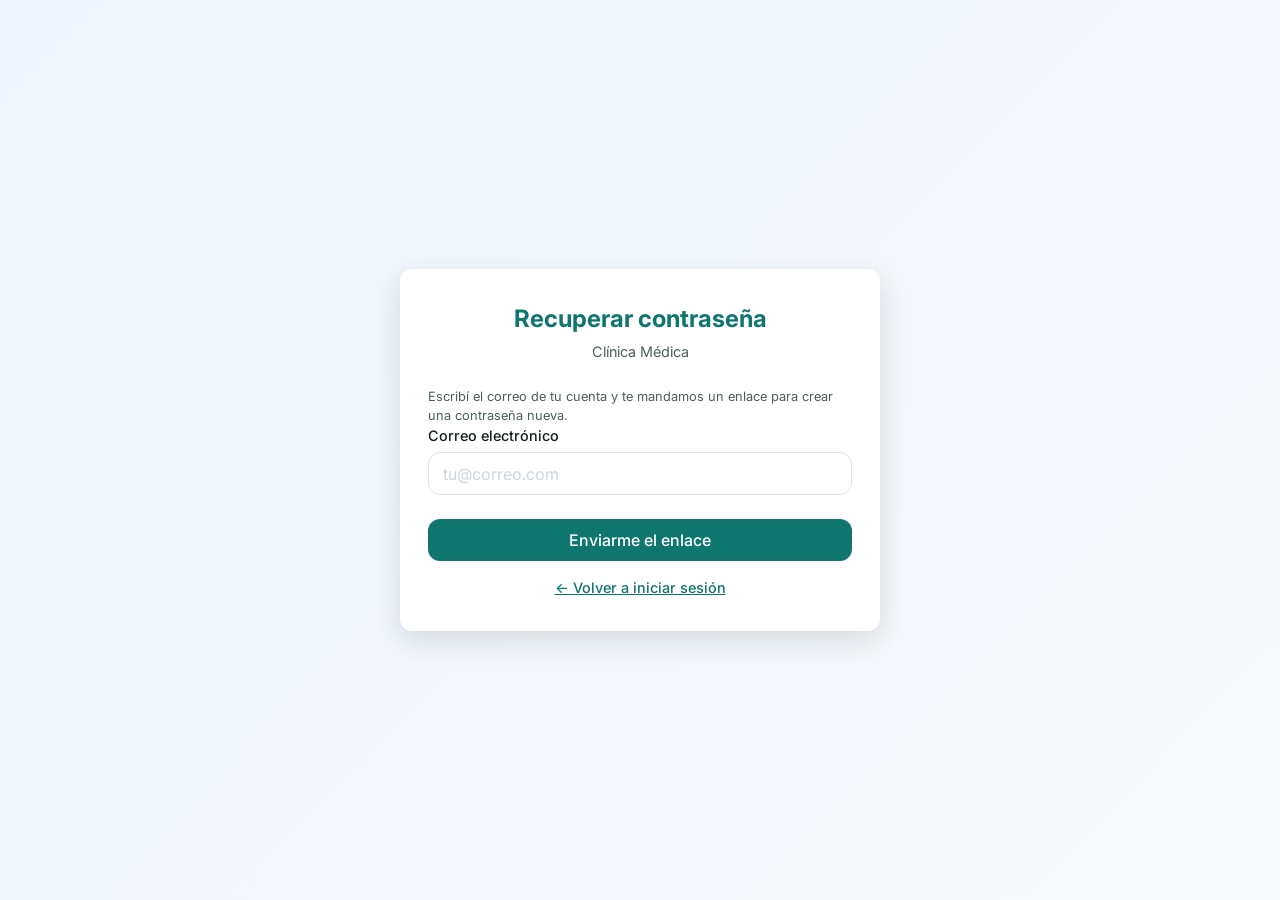
<file: frontend/reset-password.html>
<!DOCTYPE html>
<html lang="es">
<head>
  <meta charset="UTF-8">
  <meta name="viewport" content="width=device-width, initial-scale=1.0">
  <title>Recuperar contraseña - Clínica</title>
  <link rel="stylesheet" href="estilos.css?v=6">
  <link rel="preconnect" href="https://fonts.googleapis.com">
  <link rel="preconnect" href="https://fonts.gstatic.com" crossorigin>
  <link href="https://fonts.googleapis.com/css2?family=Inter:wght@400;500;600;700&display=swap" rel="stylesheet">
</head>
<body class="pagina-login">

  <main class="login-container">
    <header class="login-header">
      <h1>Recuperar contraseña</h1>
      <p class="login-subtitle">Clínica Médica</p>
    </header>

    <!-- Paso 1: pedir el enlace por correo (cuando no hay token en la URL) -->
    <section id="seccion-pedir" class="form-section" hidden>
      <form id="form-pedir" novalidate>
        <p class="form-help">Escribí el correo de tu cuenta y te mandamos un enlace para crear una contraseña nueva.</p>
        <div class="form-group">
          <label for="forgot-email">Correo electrónico</label>
          <input type="email" id="forgot-email" autocomplete="email" required placeholder="tu@correo.com">
          <p class="form-error" id="forgot-email-error" hidden></p>
        </div>
        <p class="form-error form-error-global" id="forgot-error" hidden></p>
        <button type="submit" class="btn btn-primary btn-block" id="forgot-submit">Enviarme el enlace</button>
      </form>
    </section>

    <!-- Paso 2: elegir la contraseña nueva (cuando llega con ?token=...) -->
    <section id="seccion-cambiar" class="form-section" hidden>
      <form id="form-cambiar" novalidate>
        <div class="form-group">
          <label for="reset-password">Contraseña nueva</label>
          <input type="password" id="reset-password" autocomplete="new-password" required minlength="8">
          <p class="form-help">Mínimo 8 caracteres.</p>
          <p class="form-error" id="reset-password-error" hidden></p>
        </div>
        <div class="form-group">
          <label for="reset-password-confirm">Repetí la contraseña</label>
          <input type="password" id="reset-password-confirm" autocomplete="new-password" required minlength="8">
          <p class="form-error" id="reset-password-confirm-error" hidden></p>
        </div>
        <p class="form-error form-error-global" id="reset-error" hidden></p>
        <button type="submit" class="btn btn-primary btn-block" id="reset-submit">Guardar contraseña nueva</button>
      </form>
    </section>

    <!-- Mensaje final (exito) -->
    <section id="seccion-mensaje" class="form-section" hidden>
      <p class="mensaje-ok" id="mensaje-texto" role="status"></p>
    </section>

    <p class="login-link-secundario"><a href="index.html">← Volver a iniciar sesión</a></p>
  </main>

  <script src="js/config.js?v=9"></script>
  <script src="js/reset-password.js?v=1"></script>
</body>
</html>
</file>
<file: frontend/estilos.css>
/* ============================================================
   estilos.css - Tema claro moderno para el sistema
   ============================================================ */

/* ----- Variables (para cambiar el tema fácil) ----- */

:root {
  /* Paleta verde azulado (Teal) - Maqueta rediseño */
  --color-primario: #0f766e;
  --color-primario-hover: #115e59;
  --color-peligro: #dc2626;
  --color-exito: #15803d;
  --color-advertencia: #b45309;
  --color-texto: #10211f;
  --color-texto-suave: #4b5f5c;
  --color-fondo: #f3f7f6;
  --color-blanco: #ffffff;
  --color-borde: #dfe8e6;
  --color-borde-foco: #0d9488;
  --radio: 12px;
  --radio-lg: 16px;
  --sombra: 0 1px 2px rgba(16,33,31,.08), 0 4px 16px rgba(16,33,31,.05);
  --sombra-lg: 0 10px 30px rgba(16,33,31,.14);
}

/* ============================================================
   MODO OSCURO (automático según el sistema)
   ============================================================ */

@media (prefers-color-scheme: dark) {
  :root {
    --color-primario: #2dd4bf;
    --color-primario-hover: #5eead4;
    --color-peligro: #f87171;
    --color-exito: #4ade80;
    --color-advertencia: #fbbf24;
    --color-texto: #f1f5f9;
    --color-texto-suave: #94a3b8;
    --color-fondo: #0f172a;
    --color-blanco: #1e293b;
    --color-borde: #334155;
    --color-borde-foco: #2dd4bf;
    --sombra: 0 1px 2px rgba(0,0,0,.3), 0 4px 16px rgba(0,0,0,.2);
    --sombra-lg: 0 10px 30px rgba(0,0,0,.4);
  }
}


/* ----- Reset y base ----- */

*,
*::before,
*::after {
  box-sizing: border-box;
  margin: 0;
  padding: 0;
}

html {
  font-size: 16px;
}

/* La regla [hidden] del navegador es fácil de pisar sin querer: la forzamos. */
[hidden] {
  display: none !important;
}

body {
  font-family: "Inter", -apple-system, BlinkMacSystemFont, "Segoe UI", Roboto, "Helvetica Neue", Arial, sans-serif;
  background: var(--color-fondo);
  color: var(--color-texto);
  line-height: 1.5;
  -webkit-font-smoothing: antialiased;
}


/* ----- Login ----- */

.pagina-login {
  min-height: 100vh;
  display: flex;
  align-items: center;
  justify-content: center;
  padding: 1rem;
  background: linear-gradient(135deg, #eff6ff 0%, #f8fafc 100%);
}

.login-container {
  width: 100%;
  max-width: 480px;
  background: var(--color-blanco);
  border-radius: 12px;
  box-shadow: var(--sombra-lg);
  padding: 2rem 1.75rem;
}

.login-header {
  text-align: center;
  margin-bottom: 1.5rem;
}

.login-header h1 {
  font-size: 1.5rem;
  color: var(--color-primario);
  margin-bottom: 0.25rem;
}

.login-subtitle {
  color: var(--color-texto-suave);
  font-size: 0.9rem;
}


/* ----- Pestañas ----- */

.tabs {
  display: flex;
  gap: 0;
  margin-bottom: 1.5rem;
  border-bottom: 2px solid var(--color-borde);
}

.tab {
  flex: 1;
  background: none;
  border: none;
  padding: 0.75rem 1rem;
  font-size: 1rem;
  font-family: inherit;
  color: var(--color-texto-suave);
  cursor: pointer;
  border-bottom: 2px solid transparent;
  margin-bottom: -2px;
  transition: color 0.15s, border-color 0.15s;
  font-weight: 500;
}

.tab:hover {
  color: var(--color-primario);
}

.tab-activa {
  color: var(--color-primario);
  border-bottom-color: var(--color-primario);
}


/* ----- Formularios ----- */

.form-group {
  margin-bottom: 1rem;
}

.form-row {
  display: grid;
  grid-template-columns: 1fr 1fr;
  gap: 0.75rem;
}

@media (max-width: 480px) {
  .form-row {
    grid-template-columns: 1fr;
  }
}

label {
  display: block;
  font-size: 0.9rem;
  font-weight: 500;
  margin-bottom: 0.35rem;
  color: var(--color-texto);
}

.form-optional {
  font-weight: 400;
  color: var(--color-texto-suave);
  font-size: 0.85rem;
}

input[type="text"],
input[type="email"],
input[type="password"],
input[type="tel"],
input[type="date"],
input[type="number"],
input[type="time"],
select,
textarea {
  width: 100%;
  padding: 0.65rem 0.85rem;
  font-size: 1rem;
  font-family: inherit;
  color: var(--color-texto);
  background: var(--color-blanco);
  border: 1px solid var(--color-borde);
  border-radius: var(--radio);
  transition: border-color 0.15s, box-shadow 0.15s;
  -webkit-appearance: none;
  appearance: none;
}

input:focus,
select:focus,
textarea:focus {
  outline: none;
  border-color: var(--color-primario);
  box-shadow: 0 0 0 3px rgba(37, 99, 235, 0.15);
}

input::placeholder {
  color: #cbd5e1;
}

.form-help {
  font-size: 0.8rem;
  color: var(--color-texto-suave);
  margin-top: 0.35rem;
}

.form-error {
  font-size: 0.85rem;
  color: var(--color-peligro);
  margin-top: 0.35rem;
  font-weight: 500;
}

.login-link-secundario {
  text-align: center;
  margin-top: 1rem;
  font-size: 0.9rem;
}

.login-link-secundario a {
  color: var(--color-primario);
  font-weight: 500;
}

.mensaje-ok {
  background: rgba(21, 128, 61, 0.08);
  border: 1px solid rgba(21, 128, 61, 0.3);
  color: var(--color-texto);
  border-radius: var(--radio);
  padding: 0.75rem 1rem;
}

.form-error-global {
  background: #fef2f2;
  border: 1px solid #fecaca;
  border-radius: var(--radio);
  padding: 0.75rem 1rem;
  margin-bottom: 1rem;
}


/* ----- Botones ----- */

.btn {
  display: inline-flex;
  align-items: center;
  justify-content: center;
  gap: 0.5rem;
  padding: 0.7rem 1.2rem;
  font-size: 1rem;
  font-weight: 500;
  font-family: inherit;
  border: none;
  border-radius: var(--radio);
  cursor: pointer;
  transition: background 0.15s, opacity 0.15s;
  text-decoration: none;
}

.btn-primary {
  background: var(--color-primario);
  color: white;
}

.btn-primary:hover:not(:disabled) {
  background: var(--color-primario-hover);
}

.btn:disabled {
  opacity: 0.6;
  cursor: not-allowed;
}

.btn-block {
  width: 100%;
  margin-top: 0.5rem;
}


/* ----- Notificaciones (toast) ----- */

.toast {
  position: fixed;
  bottom: 1.5rem;
  left: 50%;
  transform: translateX(-50%) translateY(1rem);
  padding: 0.75rem 1.25rem;
  border-radius: var(--radio);
  font-size: 0.95rem;
  font-weight: 500;
  color: white;
  box-shadow: var(--sombra-lg);
  opacity: 0;
  transition: opacity 0.3s, transform 0.3s;
  z-index: 1000;
  max-width: 90vw;
}

.toast-visible {
  opacity: 1;
  transform: translateX(-50%) translateY(0);
}

.toast-success {
  background: var(--color-exito);
}

.toast-error {
  background: var(--color-peligro);
}

.toast-info {
  background: var(--color-primario);
}

/* ============================================================
   Estilos del panel de la app (después del login)
   ============================================================ */

/* ----- Header de la app ----- */

.app-header {
  background: var(--color-blanco);
  border-bottom: 1px solid var(--color-borde);
  padding: 0.75rem 1rem;
  display: flex;
  align-items: center;
  justify-content: space-between;
  gap: 1rem;
  flex-wrap: wrap;
  box-shadow: var(--sombra);
}

.app-header-brand h1 {
  font-size: 1.1rem;
  color: var(--color-primario);
  margin: 0;
}

.app-header-user {
  display: flex;
  align-items: center;
  gap: 0.75rem;
  font-size: 0.9rem;
  color: var(--color-texto-suave);
}


/* ----- Botones secundarios y de peligro ----- */

.btn-secondary {
  background: transparent;
  color: var(--color-texto-suave);
  border: 1px solid var(--color-borde);
}

.btn-secondary:hover:not(:disabled) {
  background: var(--color-fondo);
  color: var(--color-texto);
}

.btn-peligro {
  background: var(--color-peligro);
  color: white;
}

.btn-peligro:hover:not(:disabled) {
  background: #b91c1c;
}

.btn-sm {
  padding: 0.4rem 0.8rem;
  font-size: 0.85rem;
}


/* ----- Navegación de la app ----- */

.app-nav {
  display: flex;
  background: var(--color-blanco);
  border-bottom: 1px solid var(--color-borde);
  padding: 0 1rem;
  gap: 0.5rem;
  overflow-x: auto;
}

.nav-item {
  background: none;
  border: none;
  padding: 0.85rem 1rem;
  font-size: 0.95rem;
  font-family: inherit;
  color: var(--color-texto-suave);
  cursor: pointer;
  border-bottom: 3px solid transparent;
  margin-bottom: -1px;
  transition: color 0.15s, border-color 0.15s;
  font-weight: 500;
  white-space: nowrap;
}

.nav-item:hover {
  color: var(--color-primario);
}

.nav-item-activa {
  color: var(--color-primario);
  border-bottom-color: var(--color-primario);
}


/* ----- Main de la app ----- */

.app-main {
  max-width: 960px;
  width: 100%;
  /* Sin esto, en un layout flex el contenido ancho (tablas) estira toda la
     página en el celular en vez de deslizarse dentro de su propia caja. */
  min-width: 0;
  margin: 0 auto;
  padding: 1.5rem 1rem 3rem;
}

.app-section {
  animation: aparecer 0.2s ease-out;
}

@keyframes aparecer {
  from { opacity: 0; transform: translateY(4px); }
  to { opacity: 1; transform: translateY(0); }
}

.section-header {
  margin-bottom: 1.5rem;
}

.section-header h2 {
  font-size: 1.35rem;
  margin-bottom: 0.35rem;
}

.section-subtitle {
  color: var(--color-texto-suave);
  font-size: 0.9rem;
}


/* ----- Cajas de estado ----- */

.loading-box {
  padding: 1.5rem;
  background: var(--color-blanco);
  border: 1px solid var(--color-borde);
  border-radius: var(--radio);
  color: var(--color-texto-suave);
  text-align: center;
  font-size: 0.9rem;
}

.empty-box {
  padding: 2rem 1.5rem;
  background: var(--color-blanco);
  border: 1px dashed var(--color-borde);
  border-radius: var(--radio);
  text-align: center;
}

.empty-box h3 {
  margin-bottom: 0.5rem;
  color: var(--color-texto);
}

.empty-box p {
  color: var(--color-texto-suave);
  font-size: 0.9rem;
  margin-bottom: 1rem;
}


/* ----- Lista de citas ----- */

.citas-list {
  display: flex;
  flex-direction: column;
  gap: 0.75rem;
}

.cita-card {
  background: var(--color-blanco);
  border: 1px solid var(--color-borde);
  border-left: 4px solid var(--color-borde);
  border-radius: var(--radio);
  padding: 1rem;
  display: flex;
  align-items: center;
  justify-content: space-between;
  gap: 1rem;
  flex-wrap: wrap;
}

.cita-confirmada {
  border-left-color: var(--color-exito);
}

.cita-cancelada {
  border-left-color: var(--color-peligro);
  opacity: 0.6;
}

.cita-atendida {
  border-left-color: var(--color-primario);
}

.cita-no-show {
  border-left-color: var(--color-advertencia);
}

.cita-info {
  flex: 1;
  min-width: 200px;
}

.cita-fecha {
  font-weight: 500;
  font-size: 1rem;
  margin-bottom: 0.25rem;
}

.cita-estado {
  font-size: 0.85rem;
  color: var(--color-texto-suave);
}


/* ----- Grid de horarios ----- */

.horarios-grid {
  display: grid;
  grid-template-columns: repeat(auto-fill, minmax(80px, 1fr));
  gap: 0.5rem;
  margin-top: 0.5rem;
}

.horarios-bloque-titulo {
  grid-column: 1 / -1;
  margin: 0.5rem 0 0;
  font-size: 0.85rem;
  font-weight: 600;
  color: var(--color-texto-suave);
}

.horario-btn {
  padding: 0.6rem 0.5rem;
  font-size: 0.95rem;
  font-family: inherit;
  background: #dcfce7;
  color: #166534;
  border: 2px solid #bbf7d0;
  border-radius: var(--radio);
  cursor: pointer;
  transition: background 0.15s, border-color 0.15s, transform 0.1s;
  font-weight: 500;
}

.horario-btn:hover:not(:disabled) {
  background: #bbf7d0;
  border-color: var(--color-exito);
}

.horario-btn-seleccionado {
  background: var(--color-exito);
  color: white;
  border-color: #15803d;
  transform: scale(1.05);
}

.horario-btn-ocupado {
  background: var(--color-fondo);
  color: #94a3b8;
  border-color: var(--color-borde);
  cursor: not-allowed;
  text-decoration: line-through;
}


/* ----- Form de reserva ----- */

.reservar-form {
  background: var(--color-blanco);
  padding: 1.5rem;
  border: 1px solid var(--color-borde);
  border-radius: var(--radio);
}

/* ============================================================
   Estilos del panel de admin
   ============================================================ */

/* ----- Filtros ----- */

.filtros-box {
  background: var(--color-blanco);
  border: 1px solid var(--color-borde);
  border-radius: var(--radio);
  padding: 1rem;
  margin-bottom: 1.5rem;
  display: grid;
  grid-template-columns: repeat(auto-fit, minmax(180px, 1fr));
  gap: 0.75rem;
  align-items: end;
}

.filtros-box .form-group {
  margin-bottom: 0;
}

.filtros-acciones {
  display: flex;
  flex-wrap: wrap;
  gap: 0.5rem;
  grid-column: 1 / -1;
  margin-top: 0.25rem;
}


/* ----- Lista de citas (admin) ----- */

.citas-admin-list {
  display: flex;
  flex-direction: column;
  gap: 0.75rem;
}

.cita-detalle {
  font-size: 0.9rem;
  color: var(--color-texto-suave);
  margin-bottom: 0.25rem;
}

.acciones-horario {
  display: flex;
  gap: 0.5rem;
  flex-wrap: wrap;
}


/* ----- Modal ----- */

.modal-backdrop {
  position: fixed;
  inset: 0;
  background: rgba(15, 23, 42, 0.6);
  display: flex;
  align-items: center;
  justify-content: center;
  padding: 1rem;
  z-index: 1000;
  animation: fadeIn 0.15s ease-out;
}

@keyframes fadeIn {
  from { opacity: 0; }
  to { opacity: 1; }
}

.modal {
  background: var(--color-blanco);
  border-radius: 12px;
  box-shadow: var(--sombra-lg);
  width: 100%;
  max-width: 520px;
  max-height: 90vh;
  display: flex;
  flex-direction: column;
  overflow: hidden;
}

.modal-header {
  display: flex;
  align-items: center;
  justify-content: space-between;
  padding: 1rem 1.25rem;
  border-bottom: 1px solid var(--color-borde);
}

.modal-header h3 {
  font-size: 1.1rem;
  margin: 0;
}

.modal-close {
  background: none;
  border: none;
  font-size: 1.75rem;
  color: var(--color-texto-suave);
  cursor: pointer;
  padding: 0;
  line-height: 1;
  width: 32px;
  height: 32px;
  border-radius: 50%;
  transition: background 0.15s;
}

.modal-close:hover {
  background: var(--color-fondo);
}

.modal-body {
  padding: 1.25rem;
  overflow-y: auto;
}

.modal-acciones {
  display: flex;
  justify-content: flex-end;
  gap: 0.5rem;
  margin-top: 1.25rem;
  padding-top: 1rem;
  border-top: 1px solid var(--color-borde);
}

/* ----- Lista de checkboxes (para especialidades) ----- */

.checkbox-list {
  display: flex;
  flex-direction: column;
  gap: 0.5rem;
  padding: 0.75rem;
  background: var(--color-fondo);
  border: 1px solid var(--color-borde);
  border-radius: var(--radio);
  margin-top: 0.35rem;
  max-height: 200px;
  overflow-y: auto;
}

.checkbox-item {
  display: flex;
  align-items: center;
  gap: 0.5rem;
  font-weight: 400;
  font-size: 0.95rem;
  margin: 0;
  cursor: pointer;
}

.checkbox-item input {
  width: auto;
  margin: 0;
  cursor: pointer;
}

.form-hint {
  font-size: 0.8rem;
  color: var(--color-texto-suave);
  margin-top: 0.35rem;
  font-style: italic;
}

/* ----- Subsecciones (horarios y bloqueos) ----- */

.subsection {
  background: var(--color-blanco);
  border: 1px solid var(--color-borde);
  border-radius: var(--radio);
  padding: 1.25rem;
  margin-bottom: 1.5rem;
}

.subsection-header {
  display: flex;
  align-items: center;
  justify-content: space-between;
  gap: 1rem;
  margin-bottom: 1rem;
  flex-wrap: wrap;
}

.subsection-header h3 {
  font-size: 1.1rem;
  margin: 0;
}

.horarios-tabla-container {
  overflow-x: auto;
}

.horarios-tabla {
  width: 100%;
  border-collapse: collapse;
  font-size: 0.9rem;
}

.horarios-tabla th,
.horarios-tabla td {
  text-align: left;
  padding: 0.6rem 0.5rem;
  border-bottom: 1px solid var(--color-borde);
}

.horarios-tabla th {
  font-weight: 600;
  color: var(--color-texto-suave);
  font-size: 0.85rem;
  text-transform: uppercase;
  letter-spacing: 0.03em;
}

.horarios-tabla tbody tr:last-child td {
  border-bottom: none;
}

textarea {
  font-family: inherit;
  resize: vertical;
}

/* ----- Agrupamiento por dia (panel medico) ----- */

.citas-agrupadas {
  display: flex;
  flex-direction: column;
  gap: 1.5rem;
}

.grupo-dia-titulo {
  font-size: 1rem;
  font-weight: 600;
  color: var(--color-texto-suave);
  text-transform: uppercase;
  letter-spacing: 0.05em;
  font-size: 0.85rem;
  margin-bottom: 0.75rem;
  padding-bottom: 0.5rem;
  border-bottom: 2px solid var(--color-borde);
}

/* ----- Acciones de horario (botones apilados) ----- */

.acciones-horario {
  display: flex;
  flex-direction: column;
  gap: 0.35rem;
  align-items: flex-start;
}

.acciones-separador {
  height: 1px;
  width: 100%;
  background: var(--color-borde);
  margin: 0.25rem 0;
}

.acciones-nota {
  font-size: 0.7rem;
  color: var(--color-texto-suave);
  font-style: italic;
  margin: 0;
}

/* --- Limpieza de botones (Fase 1) --- */
.btn,
.btn:visited,
.btn:hover,
.btn:focus {
  text-decoration: none !important;
  color: inherit;
}
.btn-primary,
.btn-primary:visited {
  color: #ffffff !important;
}

/* ============================================================
   FASE 2: Barra lateral (Desktop)
   ============================================================ */

/* Layout general: sidebar + main */
.app-layout {
  display: flex;
  min-height: calc(100vh - 64px); /* 64px = altura del header */
}

/* Barra lateral (antes era la barra de pestañas) */
.app-nav {
  width: 240px;
  background: var(--color-blanco);
  border-right: 1px solid var(--color-borde);
  padding: 1.5rem 1rem;
  display: flex;
  flex-direction: column;
  gap: 0.5rem;
  position: sticky;
  top: 64px;
  height: calc(100vh - 64px);
  overflow-y: auto;
}

/* Botones de la barra lateral */
.app-nav .nav-item {
  width: 100%;
  text-align: left;
  padding: 0.75rem 1rem;
  border-radius: var(--radio-sm);
  background: transparent;
  border: none;
  color: var(--color-texto-suave);
  font-size: 0.95rem;
  font-weight: 500;
  cursor: pointer;
  transition: all 0.15s ease;
  font-family: inherit;
}

.app-nav .nav-item:hover {
  background: var(--color-fondo);
  color: var(--color-texto);
}

.app-nav .nav-item-activa {
  background: var(--color-primario-suave, #ccfbf1);
  color: var(--color-primario);
  font-weight: 600;
}

/* Main: ocupa el resto del espacio */
.app-main {
  flex: 1;
  padding: 2rem;
  max-width: 1400px;
  margin: 0 auto;
}

/* ============================================================
   RESPONSIVE: En móvil, la barra lateral vuelve a ser arriba
   ============================================================ */
@media (max-width: 768px) {
  .app-layout {
    flex-direction: column;
  }
  
  .app-nav {
    width: 100%;
    flex-direction: row;
    height: auto;
    overflow-x: auto;
    padding: 0.5rem;
    position: static;
    border-right: none;
    border-bottom: 1px solid var(--color-borde);
    gap: 0.25rem;
  }
  
  .app-nav .nav-item {
    white-space: nowrap;
    padding: 0.5rem 0.75rem;
    font-size: 0.85rem;
  }
  
  .app-main {
    padding: 1rem;
  }
}

/* ============================================================
   FASE 2.1: Botones en listas (más discretos y elegantes)
   ============================================================ */

/* Contenedor de acciones en las tarjetas */
.cita-acciones {
  display: flex;
  gap: 0.5rem; /* Separación entre los botones */
  align-items: center;
}

/* Botón Editar (Secundario) */
.cita-acciones .btn {
  background: var(--color-blanco);
  border: 1px solid var(--color-borde);
  color: var(--color-texto-suave);
  font-weight: 500;
  padding: 0.4rem 0.8rem;
  border-radius: var(--radio-sm);
  box-shadow: none;
  transition: all 0.2s ease;
}
.cita-acciones .btn:hover {
  background: var(--color-fondo);
  color: var(--color-texto);
}

/* Botón Desactivar (Peligro discreto) */
.cita-acciones .btn-peligro {
  background: transparent;
  border: 1px solid transparent;
  color: var(--color-peligro);
}
.cita-acciones .btn-peligro:hover {
  background: #fee2e2; /* Rojo muy suave al pasar el mouse */
  border-color: #fecaca;
}

/* En el iPhone, que no se quede pegado el rojo al tocar */
@media (hover: none) {
  .cita-acciones .btn-peligro:hover {
    background: transparent;
  }
  .cita-acciones .btn-peligro:active {
    background: #fee2e2;
  }
}

/* ============================================================
   FASE 3: Pantalla de Inicio (Dashboard)
   ============================================================ */

/* Contenedor de tarjetas de resumen */
.inicio-tarjetas {
  display: grid;
  grid-template-columns: repeat(auto-fit, minmax(200px, 1fr));
  gap: 1rem;
  margin-bottom: 1.5rem;
}

/* Tarjeta de resumen */
.inicio-tarjeta {
  background: var(--color-blanco);
  border-radius: var(--radio);
  border: 1px solid var(--color-borde);
  padding: 1.25rem 1.5rem;
  box-shadow: var(--sombra);
  display: flex;
  flex-direction: column;
  gap: 0.25rem;
}

.inicio-tarjeta-label {
  font-size: 0.875rem;
  color: var(--color-texto-suave);
  font-weight: 500;
}

.inicio-tarjeta-numero {
  font-size: 2.25rem;
  font-weight: 700;
  color: var(--color-texto);
  line-height: 1.2;
  font-variant-numeric: tabular-nums;
}

.inicio-tarjeta-detalle {
  font-size: 0.8rem;
  color: var(--color-texto-suave);
}

/* Card de agenda */
.inicio-card {
  background: var(--color-blanco);
  border-radius: var(--radio);
  border: 1px solid var(--color-borde);
  box-shadow: var(--sombra);
  overflow: hidden;
}

.inicio-card-header {
  padding: 1.25rem 1.5rem;
  border-bottom: 1px solid var(--color-borde);
}

.inicio-card-header h3 {
  font-size: 1.1rem;
  font-weight: 600;
  color: var(--color-texto);
}

/* Lista de la agenda */
.inicio-agenda-list {
  display: flex;
  flex-direction: column;
}

.inicio-agenda-item {
  display: flex;
  align-items: center;
  gap: 1rem;
  padding: 1rem 1.5rem;
  border-bottom: 1px solid var(--color-borde);
}

.inicio-agenda-item:last-child {
  border-bottom: none;
}

.inicio-agenda-hora {
  font-size: 1rem;
  font-weight: 600;
  color: var(--color-primario);
  min-width: 60px;
}

.inicio-agenda-info {
  flex: 1;
}

.inicio-agenda-paciente {
  font-weight: 600;
  color: var(--color-texto);
  font-size: 0.95rem;
}

.inicio-agenda-detalle {
  font-size: 0.85rem;
  color: var(--color-texto-suave);
  margin-top: 0.15rem;
}

/* Badges de estado (reutilizamos las píldoras) */
.estado-badge {
  padding: 0.25rem 0.75rem;
  border-radius: var(--radio-pill);
  font-size: 0.75rem;
  font-weight: 600;
}
.estado-confirmed { background: #d1fae5; color: #065f46; }
.estado-attended { background: #dbeafe; color: #1e40af; }
.estado-pending { background: #fef3c7; color: #92400e; }
.estado-cancelled { background: #fee2e2; color: #991b1b; }
.estado-no_show { background: #f3f4f6; color: #374151; }

/* ============================================================
   FASE 4: Agenda Semanal (Grilla)
   ============================================================ */

.agenda-header {
  display: flex;
  justify-content: space-between;
  align-items: center;
  margin-bottom: 1rem;
  flex-wrap: wrap;
  gap: 1rem;
}

.agenda-controles {
  display: flex;
  flex-wrap: wrap;
  gap: 0.5rem;
  align-items: center;
}

.agenda-leyenda {
  display: flex;
  gap: 1rem;
  margin-bottom: 1rem;
  flex-wrap: wrap;
  font-size: 0.85rem;
  color: var(--color-texto-suave);
}

.agenda-leyenda-item {
  display: flex;
  align-items: center;
  gap: 0.4rem;
}

.agenda-leyenda-color {
  width: 12px;
  height: 12px;
  border-radius: 3px;
  display: inline-block;
  border: 1px solid currentColor;
}
.agenda-color-confirmed { background: #d1fae5; border: 1px solid #059669; }
.agenda-color-pending { background: #fef3c7; border: 1px dashed #d97706; }
.agenda-color-attended { background: #dbeafe; border: 1px solid #3b82f6; }
.agenda-color-cancelled { background: #fee2e2; border: 1px solid #dc2626; }

.agenda-grilla-container {
  background: var(--color-blanco);
  border-radius: var(--radio);
  border: 1px solid var(--color-borde);
  box-shadow: var(--sombra);
  overflow: auto;
  max-height: 70vh;
}

.agenda-grilla {
  display: grid;
  grid-template-columns: 60px repeat(7, minmax(120px, 1fr));
  min-width: 900px;
}

.agenda-grilla-header {
  display: contents;
}

.agenda-grilla-celda-header {
  padding: 0.75rem 0.5rem;
  text-align: center;
  font-weight: 600;
  font-size: 0.85rem;
  color: var(--color-texto);
  background: var(--color-fondo);
  border-bottom: 2px solid var(--color-borde);
  position: sticky;
  top: 0;
  z-index: 2;
}

.agenda-grilla-celda-header.hoy {
  background: var(--color-primario-suave, #ccfbf1);
  color: var(--color-primario);
}

.agenda-grilla-hora {
  padding: 0.5rem;
  text-align: right;
  font-size: 0.75rem;
  color: var(--color-texto-suave);
  border-right: 1px solid var(--color-borde);
  border-bottom: 1px solid var(--color-borde);
  background: var(--color-fondo);
  position: sticky;
  left: 0;
  z-index: 1;
}

.agenda-grilla-celda {
  border-right: 1px solid var(--color-borde);
  border-bottom: 1px solid var(--color-borde);
  min-height: 50px;
  position: relative;
  padding: 2px;
}

.agenda-bloque {
  padding: 0.35rem 0.5rem;
  border-radius: 6px;
  font-size: 0.75rem;
  line-height: 1.3;
  cursor: pointer;
  transition: transform 0.15s ease;
  overflow: hidden;
  height: calc(100% - 4px);
}
.agenda-bloque:hover {
  transform: scale(1.02);
  z-index: 3;
}
.agenda-bloque-confirmed { background: #d1fae5; border-left: 3px solid #059669; color: #065f46; }
.agenda-bloque-pending { background: #fef3c7; border-left: 3px dashed #d97706; color: #92400e; }
.agenda-bloque-attended { background: #dbeafe; border-left: 3px solid #3b82f6; color: #1e40af; }
.agenda-bloque-cancelled { background: #fee2e2; border-left: 3px solid #dc2626; color: #991b1b; text-decoration: line-through; }

.agenda-bloque-hora { font-weight: 600; }
.agenda-bloque-paciente { font-weight: 500; }
.agenda-bloque-medico { font-size: 0.7rem; opacity: 0.85; }

/* ============================================================
   FASE 5: Tarjetas de lista (rediseño con avatar y menú)
   ============================================================ */

.lista-card {
  background: var(--color-blanco);
  border-radius: var(--radio);
  border: 1px solid var(--color-borde);
  box-shadow: var(--sombra);
  padding: 1rem 1.25rem;
  display: flex;
  align-items: center;
  gap: 1rem;
  transition: box-shadow 0.2s ease;
}

.lista-card:hover {
  box-shadow: var(--sombra-lg);
}

/* Avatar circular con iniciales */
.lista-avatar {
  width: 48px;
  height: 48px;
  border-radius: 50%;
  background: var(--color-primario-suave, #ccfbf1);
  color: var(--color-primario);
  display: flex;
  align-items: center;
  justify-content: center;
  font-weight: 600;
  font-size: 0.95rem;
  flex-shrink: 0;
}

/* Contenido principal de la tarjeta */
.lista-contenido {
  flex: 1;
  min-width: 0;
}

.lista-titulo {
  font-weight: 600;
  color: var(--color-texto);
  font-size: 1rem;
  margin-bottom: 0.15rem;
}

.lista-detalle {
  color: var(--color-texto-suave);
  font-size: 0.85rem;
  margin-bottom: 0.15rem;
}

.lista-detalle-secundario {
  color: var(--color-texto-suave);
  font-size: 0.8rem;
  opacity: 0.85;
}

/* Píldora de estado */
.lista-estado {
  padding: 0.25rem 0.75rem;
  border-radius: var(--radio-pill, 9999px);
  font-size: 0.75rem;
  font-weight: 600;
  white-space: nowrap;
}

.lista-estado-activo {
  background: #d1fae5;
  color: #065f46;
}

.lista-estado-inactivo {
  background: #f3f4f6;
  color: #6b7280;
}

/* Menú de acciones (⋯) */
.lista-acciones {
  position: relative;
  flex-shrink: 0;
}

.lista-menu-btn {
  background: transparent;
  border: none;
  color: var(--color-texto-suave);
  font-size: 1.5rem;
  line-height: 1;
  padding: 0.25rem 0.5rem;
  border-radius: var(--radio-sm, 8px);
  cursor: pointer;
  font-family: inherit;
  transition: background 0.15s ease;
}

.lista-menu-btn:hover {
  background: var(--color-fondo);
  color: var(--color-texto);
}

.lista-menu {
  position: absolute;
  right: 0;
  top: 100%;
  background: var(--color-blanco);
  border-radius: var(--radio-sm, 8px);
  border: 1px solid var(--color-borde);
  box-shadow: var(--sombra-lg);
  padding: 0.25rem;
  min-width: 140px;
  z-index: 10;
}

.lista-menu[hidden] {
  display: none !important;
}

.lista-menu button {
  display: block;
  width: 100%;
  text-align: left;
  padding: 0.5rem 0.75rem;
  background: transparent;
  border: none;
  border-radius: 6px;
  color: var(--color-texto);
  font-size: 0.85rem;
  cursor: pointer;
  font-family: inherit;
}

.lista-menu button:hover {
  background: var(--color-fondo);
}

.lista-menu button.peligro {
  color: var(--color-peligro);
}

.lista-menu button.peligro:hover {
  background: #fee2e2;
}

/* ============================================================
   FASE 5: Tabla de Horarios (estilo nuevo)
   ============================================================ */

.horarios-tabla {
  width: 100%;
  border-collapse: collapse;
  background: var(--color-blanco);
  border-radius: var(--radio);
  border: 1px solid var(--color-borde);
  box-shadow: var(--sombra);
  overflow: hidden;
}

.horarios-tabla thead {
  background: var(--color-fondo);
}

.horarios-tabla th {
  text-align: left;
  padding: 0.75rem 1rem;
  font-size: 0.8rem;
  font-weight: 600;
  color: var(--color-texto-suave);
  text-transform: uppercase;
  letter-spacing: 0.5px;
  border-bottom: 1px solid var(--color-borde);
}

.horarios-tabla td {
  padding: 1rem;
  border-bottom: 1px solid var(--color-borde);
  font-size: 0.9rem;
  color: var(--color-texto);
  vertical-align: middle;
}

.horarios-tabla tbody tr:last-child td {
  border-bottom: none;
}

.horarios-tabla tbody tr:hover {
  background: var(--color-fondo);
}

/* Celda de acciones con los botones apilados */
.acciones-horario {
  display: flex;
  flex-direction: column;
  gap: 0.4rem;
  align-items: flex-end;
}

.acciones-separador {
  height: 1px;
  width: 100%;
  background: var(--color-borde);
  margin: 0.2rem 0;
}

/* ============================================================
   FASE 6: Modales como hoja inferior (móvil) / centrados (PC)
   ============================================================ */

.modal-backdrop {
  position: fixed;
  inset: 0;
  z-index: 1000;
  background: rgba(16, 33, 31, 0.55);
  display: flex;
  align-items: flex-end;
  justify-content: center;
  overflow-y: auto;
}

.modal {
  width: 100%;
  max-width: 520px;
  max-height: 92dvh;
  overflow-y: auto;
  background: var(--color-blanco);
  border-radius: 16px 16px 0 0;
}

.modal-acciones {
  position: sticky;
  bottom: 0;
  background: var(--color-blanco);
  padding-top: 0.75rem;
}

@media (min-width: 700px) {
  .modal-backdrop {
    align-items: center;
    padding: 1rem;
  }
  .modal {
    border-radius: 16px;
  }
}

/* ============================================================
   FASE 6: Estilos para <dialog>
   ============================================================ */

.app-dialog {
  padding: 0;
  border: none;
  border-radius: var(--radio);
  max-width: 520px;
  width: 100%;
  max-height: 92dvh;
  overflow-y: auto;
  box-shadow: 0 25px 50px -12px rgba(0, 0, 0, 0.25);
  background: var(--color-blanco);
}

/* El backdrop (fondo oscuro) que agrega <dialog> automáticamente */
.app-dialog::backdrop {
  background: rgba(16, 33, 31, 0.55);
}

/* En móvil, hoja inferior */
@media (max-width: 699px) {
  .app-dialog {
    margin: 0;
    margin-top: auto;
    border-radius: 16px 16px 0 0;
    max-height: 92dvh;
  }
}

/* En desktop, centrado */
@media (min-width: 700px) {
  .app-dialog {
    margin: auto;
    border-radius: var(--radio);
  }
}

/* Ajustes del contenido interno */
.app-dialog .modal-header {
  padding: 1.25rem 1.5rem;
  border-bottom: 1px solid var(--color-borde);
  display: flex;
  justify-content: space-between;
  align-items: center;
}

.app-dialog .modal-body {
  padding: 1.5rem;
}

.app-dialog .modal-acciones {
  display: flex;
  justify-content: flex-end;
  gap: 0.75rem;
  padding-top: 1rem;
  border-top: 1px solid var(--color-borde);
  margin-top: 1.5rem;
}

/* ============================================================
   FASE 7: Buscador con autocompletado
   ============================================================ */

.searchable-select {
  position: relative;
  width: 100%;
}

.searchable-select input[type="text"] {
  width: 100%;
  padding: 0.75rem 1rem;
  border-radius: var(--radio-sm);
  border: 1px solid var(--color-borde);
  background: var(--color-fondo);
  font-family: inherit;
  font-size: 1rem;
  transition: all 0.2s ease;
}

.searchable-select input[type="text"]:focus {
  border-color: var(--color-primario);
  background: var(--color-blanco);
  box-shadow: 0 0 0 3px var(--color-primario-suave, #ccfbf1);
  outline: none;
}

.searchable-dropdown {
  position: absolute;
  top: 100%;
  left: 0;
  right: 0;
  background: var(--color-blanco);
  border: 1px solid var(--color-borde);
  border-radius: var(--radio-sm);
  box-shadow: var(--sombra-lg);
  max-height: 250px;
  overflow-y: auto;
  z-index: 100;
  margin-top: 4px;
}

.searchable-dropdown[hidden] {
  display: none !important;
}

.searchable-option {
  padding: 0.75rem 1rem;
  cursor: pointer;
  font-size: 0.95rem;
  color: var(--color-texto);
  border-bottom: 1px solid var(--color-borde);
}

.searchable-option:last-child {
  border-bottom: none;
}

.searchable-option:hover,
.searchable-option.selected {
  background: var(--color-primario-suave, #ccfbf1);
  color: var(--color-primario);
}

.searchable-option .option-detalle {
  font-size: 0.8rem;
  color: var(--color-texto-suave);
  margin-top: 0.15rem;
}

.searchable-empty {
  padding: 1rem;
  text-align: center;
  color: var(--color-texto-suave);
  font-size: 0.85rem;
}

/* Fix: dropdown del buscador en filtros no se corta */
.filtros-box {
  overflow: visible !important;
}

.searchable-select {
  overflow: visible;
}

/* ============================================================
   FASE 10: Botón mostrar/ocultar contraseña
   ============================================================ */

.input-con-toggle {
  position: relative;
  display: flex;
  align-items: center;
}

.input-con-toggle input {
  flex: 1;
  padding-right: 2.5rem;
}

.btn-toggle-password {
  position: absolute;
  right: 0.5rem;
  background: transparent;
  border: none;
  cursor: pointer;
  font-size: 1.2rem;
  padding: 0.5rem;
  color: var(--color-texto-suave);
}

.btn-toggle-password:hover {
  color: var(--color-texto);
}

/* ============================================================
   FASE 10: Mejorar el diseño del dropdown del buscador
   ============================================================ */

.searchable-dropdown {
  border-radius: var(--radio);
  border: 1px solid var(--color-borde);
  box-shadow: var(--sombra-lg);
  margin-top: 4px;
}

.searchable-option {
  padding: 0.75rem 1rem;
  border-bottom: 1px solid var(--color-borde);
  transition: background 0.15s ease;
}

.searchable-option:last-child {
  border-bottom: none;
}

.searchable-option:hover {
  background: var(--color-fondo);
}

.searchable-option.selected {
  background: var(--color-primario-suave, #ccfbf1);
  color: var(--color-primario);
}

.searchable-empty {
  padding: 1rem;
  text-align: center;
  color: var(--color-texto-suave);
  font-size: 0.85rem;
}

/* ============================================================
   FASE 10: Iconos del menu lateral
   ============================================================ */

.nav-item {
  display: flex;
  align-items: center;
  gap: 10px;
}

.nav-item .icono {
  width: 20px;
  height: 20px;
  fill: none;
  stroke: currentColor;
  stroke-width: 1.8;
  stroke-linecap: round;
  stroke-linejoin: round;
  flex: none;
}

/* ============================================================
   FASE 10: Badge de ausencias pendientes
   ============================================================ */

.nav-badge {
  display: inline-flex;
  align-items: center;
  justify-content: center;
  min-width: 20px;
  height: 20px;
  padding: 0 6px;
  margin-left: auto;
  border-radius: 10px;
  background: #d97706;
  color: #ffffff;
  font-size: 0.75rem;
  font-weight: 600;
  line-height: 1;
}

.nav-badge[hidden] {
  display: none !important;
}

/* ============================================================
   FASE 10: Filtros del panel médico (grid alineado)
   ============================================================ */

/* Solo aplica a los filtros que tienen .form-row + .form-group */
.filtros-box {
  display: grid;
  grid-template-columns: repeat(auto-fit, minmax(180px, 1fr));
  gap: 12px;
}

/* Los .form-row internos no deben romper el grid */
.filtros-box .form-row {
  display: contents;
}

/* Cada form-group ocupa una celda del grid */
.filtros-box .form-group {
  min-width: 0;
}

/* Los inputs y selects ocupan el 100% de su celda */
.filtros-box .form-group input,
.filtros-box .form-group select {
  width: 100%;
  box-sizing: border-box;
}

/* Las acciones (botones) ocupan toda la fila debajo */
.filtros-box .filtros-acciones {
  grid-column: 1 / -1;
  display: flex;
  flex-wrap: wrap;
  gap: 8px;
  margin-top: 4px;
}

/* ============================================================
   FASE 10: Buscador con lupa
   ============================================================ */

.buscador {
  display: flex;
  align-items: center;
  gap: 10px;
  padding: 0 14px;
  border: 1px solid var(--color-borde);
  border-radius: var(--radio);
  background: var(--color-fondo);
  height: 46px;
  transition: all 0.2s ease;
}

.buscador:focus-within {
  border-color: var(--color-primario);
  background: var(--color-blanco);
  box-shadow: 0 0 0 3px var(--color-primario-suave, #ccfbf1);
}

.buscador svg {
  width: 18px;
  height: 18px;
  flex-shrink: 0;
  fill: none;
  stroke: var(--color-texto-suave);
  stroke-width: 1.8;
  stroke-linecap: round;
  stroke-linejoin: round;
}

.buscador input {
  flex: 1;
  border: none;
  background: transparent;
  outline: none;
  font-family: inherit;
  font-size: 0.95rem;
  color: var(--color-texto);
  padding: 0;
  height: 100%;
  min-width: 0;
}

.buscador input::placeholder {
  color: var(--color-texto-suave);
  opacity: 0.7;
}

/* Ocultar el botón nativo de limpiar (X) en Safari/Chrome */
.buscador input::-webkit-search-cancel-button {
  -webkit-appearance: none;
  appearance: none;
}

/* ============================================================
   FASE 10: Estilo del buscador con dropdown (.searchable-select)
   ============================================================ */

.searchable-select input[type="text"] {
  width: 100%;
  padding: 0.75rem 1rem;
  border-radius: var(--radio);
  border: 1px solid var(--color-borde);
  background: var(--color-fondo);
  font-family: inherit;
  font-size: 0.95rem;
  color: var(--color-texto);
  transition: all 0.2s ease;
  height: 46px;
  box-sizing: border-box;
}

.searchable-select input[type="text"]:focus {
  border-color: var(--color-primario);
  background: var(--color-blanco);
  box-shadow: 0 0 0 3px var(--color-primario-suave, #ccfbf1);
  outline: none;
}

.searchable-select input[type="text"]::placeholder {
  color: var(--color-texto-suave);
  opacity: 0.7;
}

/* ============================================================
   Ajuste visual para los botones en las tarjetas del médico
   ============================================================ */
.lista-card {
  flex-wrap: wrap;
}

.lista-card .cita-acciones {
  width: 100%;
  margin-top: 12px;
  padding-top: 12px;
  border-top: 1px solid var(--color-borde, #e5e7eb);
  display: flex;
  gap: 8px;
  justify-content: flex-end;
}

/* Arreglos de responsive y desbordes (Reportados por QA) */
.lista-titulo, .lista-detalle, .lista-detalle-secundario, .cita-detalle {
  word-break: break-word;
  overflow-wrap: anywhere;
}

@media (max-width: 768px) {
  /* Evitar que las tablas se salgan de la pantalla */
  .horarios-tabla-container {
    overflow-x: auto;
  }
  .horarios-tabla th, .horarios-tabla td {
    white-space: nowrap;
    font-size: 0.85rem;
    padding: 8px 4px;
  }
  /* Achicar el textarea de especialidades */
  #esp-descripcion {
    min-height: 60px;
    height: 60px;
  }
  /* El modal de usuarios en el celular */
  .lista-card {
    flex-wrap: wrap;
  }
  .lista-avatar {
    width: 36px;
    height: 36px;
    font-size: 0.9rem;
  }
}

/* Para que no crezca infinito */
  padding: 2px;
}

.agenda-bloque {
  position: static !important; /* Quitamos el absolute que las superpone */
  margin-bottom: 0;
  padding: 4px;
  font-size: 0.75rem;
  flex-shrink: 0;
}

/* ============================================================
   Arreglo visual de la Agenda Semanal (Compacto)
   ============================================================ */

.agenda-grilla-celda {
  display: flex;
  flex-direction: column;
  gap: 2px;
  overflow-y: auto;
  max-height: 100%;
  padding: 0;
  position: relative;
  border-bottom: 1px solid var(--color-borde);
}

.agenda-bloque {
  position: relative !important;
  display: block;
  padding: 2px 4px;
  margin: 0;
  font-size: 0.65rem;
  line-height: 1.1;
  border-left: 3px solid transparent;
  border-radius: 3px;
  height: 28px; /* Altura fija para 30 minutos */
  overflow: hidden;
  box-sizing: border-box;
  cursor: pointer;
}

.agenda-bloque-hora {
  font-weight: bold;
  font-size: 0.6rem;
  display: inline-block;
  margin-right: 4px;
}

.agenda-bloque-paciente {
  font-weight: bold;
  display: inline-block;
  white-space: nowrap;
  overflow: hidden;
  text-overflow: ellipsis;
  max-width: 100%;
}

.agenda-bloque-medico {
  display: none; /* Ocultamos el médico para ahorrar espacio, o lo ponemos chiquito */
}

.agenda-bloque-especialidad {
  display: block;
  font-size: 0.55rem;
  white-space: nowrap;
  overflow: hidden;
  text-overflow: ellipsis;
}



 Altura mínima para que no se aplasten */
  border-bottom: 1px solid #e0e0e0;
}

.agenda-bloque {
  position: relative !important;
  display: block;
  padding: 2px 4px !important;
  border-radius: 4px;
  border-left: 3px solid #0f766e; /* Color teal por defecto */
  cursor: pointer;
  box-sizing: border-box;
  min-height: 30px;
}

/* Colores para los estados */
.agenda-bloque-confirmed { background-color: #e0f2fe; border-left-color: #0ea5e9; }
.agenda-bloque-attended { background-color: #dcfce7; border-left-color: #22c55e; }
.agenda-bloque-cancelled { background-color: #fee2e2; border-left-color: #ef4444; }
.agenda-bloque-no_show { background-color: #fef3c7; border-left-color: #f59e0b; }

/* Para que el día actual no cambie el fondo de las citas */
.agenda-grilla-celda.hoy {
  background-color: transparent !important;
}

 Altura fija para 1 hora */
  overflow-y: auto;
  box-sizing: border-box;
  border-bottom: 1px solid var(--color-borde);
  border-right: 1px solid var(--color-borde);
}

.agenda-bloque {
  position: relative !important;
  display: block;
  padding: 2px 4px;
  border-radius: 4px;
  border-left: 3px solid #0f766e;
  cursor: pointer;
  box-sizing: border-box;
  flex-shrink: 0;
}

/* Colores para los estados */
.agenda-bloque-confirmed { background-color: #e0f2fe; border-left-color: #0ea5e9; }
.agenda-bloque-attended { background-color: #dcfce7; border-left-color: #22c55e; }
.agenda-bloque-cancelled { background-color: #fee2e2; border-left-color: #ef4444; }
.agenda-bloque-no_show { background-color: #fef3c7; border-left-color: #f59e0b; }

/* Para que el día actual no cambie el fondo de las citas */
.agenda-grilla-celda.hoy {
  background-color: transparent !important;
}

/* La celda de la hora: altura fija para que no se estiren los bloques */
.agenda-grilla-celda {
  display: flex;
  flex-direction: column;
  gap: 2px;
  padding: 2px;
  height: 60px; /* Altura fija para 1 hora */
  overflow-y: auto; /* Scroll interno si hay muchas citas */
  box-sizing: border-box;
  border-bottom: 1px solid var(--color-borde);
  border-right: 1px solid var(--color-borde);
  background-color: transparent;
}

/* El bloque de la cita: chiquito, con el paciente arriba y el médico abajo */
.agenda-bloque {
  position: relative !important;
  display: block;
  padding: 2px 4px;
  border-radius: 4px;
  border-left: 3px solid #0f766e;
  cursor: pointer;
  box-sizing: border-box;
  flex-shrink: 0;
  min-height: 28px;
}

/* El nombre del paciente */
.agenda-bloque-paciente {
  font-weight: bold;
  font-size: 0.7rem;
  white-space: nowrap;
  overflow: hidden;
  text-overflow: ellipsis;
  line-height: 1.1;
}

/* El nombre del médico y la especialidad */
.agenda-bloque-medico {
  font-size: 0.6rem;
  color: #555;
  white-space: nowrap;
  overflow: hidden;
  text-overflow: ellipsis;
  line-height: 1.1;
}

/* Colores de los estados */
.agenda-bloque-confirmed { background-color: #e0f2fe; border-left-color: #0ea5e9; }
.agenda-bloque-attended { background-color: #dcfce7; border-left-color: #22c55e; }
.agenda-bloque-cancelled { background-color: #fee2e2; border-left-color: #ef4444; }
.agenda-bloque-no_show { background-color: #fef3c7; border-left-color: #f59e0b; }

/* Día actual: Solo pintamos el header, no la celda completa */
.agenda-grilla-celda.hoy {
  background-color: transparent !important;
}

/* ============================================================
   Agenda Semanal (Calendario) - Definitivo
   ============================================================ */
.agenda-grilla-celda {
  display: flex;
  flex-direction: column;
  gap: 2px;
  padding: 2px;
  height: 60px; /* 1 hora = 60px fijos */
  overflow-y: auto; /* Scroll si hay muchas citas */
  box-sizing: border-box;
  border-bottom: 1px solid var(--color-borde);
  border-right: 1px solid var(--color-borde);
  background-color: transparent;
}

.agenda-bloque {
  position: relative !important;
  display: block;
  padding: 2px 4px;
  border-radius: 4px;
  border-left: 3px solid #0f766e;
  cursor: pointer;
  box-sizing: border-box;
  flex-shrink: 0;
  min-height: 28px;
}

.agenda-bloque-paciente {
  font-weight: bold;
  font-size: 0.7rem;
  white-space: nowrap;
  overflow: hidden;
  text-overflow: ellipsis;
  line-height: 1.1;
}

.agenda-bloque-medico {
  font-size: 0.6rem;
  color: #555;
  white-space: nowrap;
  overflow: hidden;
  text-overflow: ellipsis;
  line-height: 1.1;
}

.agenda-bloque-confirmed { background-color: #e0f2fe; border-left-color: #0ea5e9; }
.agenda-bloque-attended { background-color: #dcfce7; border-left-color: #22c55e; }
.agenda-bloque-cancelled { background-color: #fee2e2; border-left-color: #ef4444; }
.agenda-bloque-no_show { background-color: #fef3c7; border-left-color: #f59e0b; }

/* Día actual: el fondo del header tiene un color suave, pero la celda no */
.agenda-grilla-celda-header.hoy {
  background-color: #e0f2fe;
  border-radius: 4px;
}


/* ============================================================
   Agenda en el celular: cada fila de la tabla se ve como tarjeta.
   El nombre de cada columna sale del atributo data-label de la celda.
   ============================================================ */
@media (max-width: 600px) {
  .agenda-lista .horarios-tabla thead {
    display: none;
  }

  .agenda-lista .horarios-tabla,
  .agenda-lista .horarios-tabla tbody,
  .agenda-lista .horarios-tabla tr,
  .agenda-lista .horarios-tabla td {
    display: block;
    width: 100%;
  }

  .agenda-lista .horarios-tabla tr {
    padding: 0.75rem 1rem;
    border-bottom: 1px solid var(--color-borde);
  }

  .agenda-lista .horarios-tabla td {
    display: flex;
    justify-content: space-between;
    gap: 1rem;
    padding: 0.2rem 0;
    border-bottom: none;
    text-align: right;
  }

  .agenda-lista .horarios-tabla td[data-label]::before {
    content: attr(data-label);
    font-weight: 600;
    color: var(--color-texto-suave);
    text-align: left;
  }
}


/* ============================================================
   Calendario de días disponibles (js/calendario.js)
   ============================================================ */
.calendario {
  border: 1px solid var(--color-borde);
  border-radius: var(--radio);
  background: var(--color-blanco);
  padding: 0.75rem;
  max-width: 360px;
}

.calendario-vacio {
  margin: 0;
  font-size: 0.9rem;
  color: var(--color-texto-suave);
}

.calendario-header {
  display: flex;
  align-items: center;
  justify-content: space-between;
  margin-bottom: 0.5rem;
}

.calendario-titulo {
  font-weight: 600;
}

.calendario-nav {
  width: 2.25rem;
  height: 2.25rem;
  border: 1px solid var(--color-borde);
  border-radius: 50%;
  background: transparent;
  color: var(--color-texto);
  font-size: 1.25rem;
  line-height: 1;
  cursor: pointer;
}

.calendario-nav:disabled {
  opacity: 0.3;
  cursor: default;
}

.calendario-grilla {
  display: grid;
  grid-template-columns: repeat(7, 1fr);
  gap: 0.25rem;
}

.calendario-dia-nombre {
  text-align: center;
  font-size: 0.75rem;
  font-weight: 600;
  color: var(--color-texto-suave);
  padding-bottom: 0.25rem;
}

.calendario-dia {
  aspect-ratio: 1;
  min-height: 2.25rem;
  border: 2px solid transparent;
  border-radius: 8px;
  font-family: inherit;
  font-size: 0.9rem;
  cursor: pointer;
}

.calendario-dia-disponible {
  background: #dcfce7;
  color: #166534;
  border-color: #bbf7d0;
  font-weight: 600;
}

.calendario-dia-no-disponible {
  background: transparent;
  color: #9ca3af;
  text-decoration: line-through;
}

.calendario-dia-cargando {
  background: transparent;
  color: var(--color-texto-suave);
  opacity: 0.5;
}

.calendario-dia-hoy {
  outline: 1px dashed var(--color-primario);
  outline-offset: -4px;
}

.calendario-dia-seleccionado {
  background: var(--color-primario);
  border-color: var(--color-primario);
  color: #fff;
}

.calendario-pie {
  display: flex;
  gap: 1rem;
  margin-top: 0.75rem;
  font-size: 0.8rem;
  color: var(--color-texto-suave);
}

.calendario-pie > span {
  display: inline-flex;
  align-items: center;
  gap: 0.35rem;
}

.calendario-muestra {
  display: inline-block;
  width: 0.9rem;
  height: 0.9rem;
  border-radius: 3px;
  border: 1px solid #d1d5db;
  text-decoration: none;
}

.calendario-mensaje {
  margin: 0.5rem 0 0;
  font-size: 0.85rem;
  color: var(--color-texto-suave);
}

.calendario-mensaje-aviso {
  color: var(--color-advertencia);
  font-weight: 500;
}
</file>
